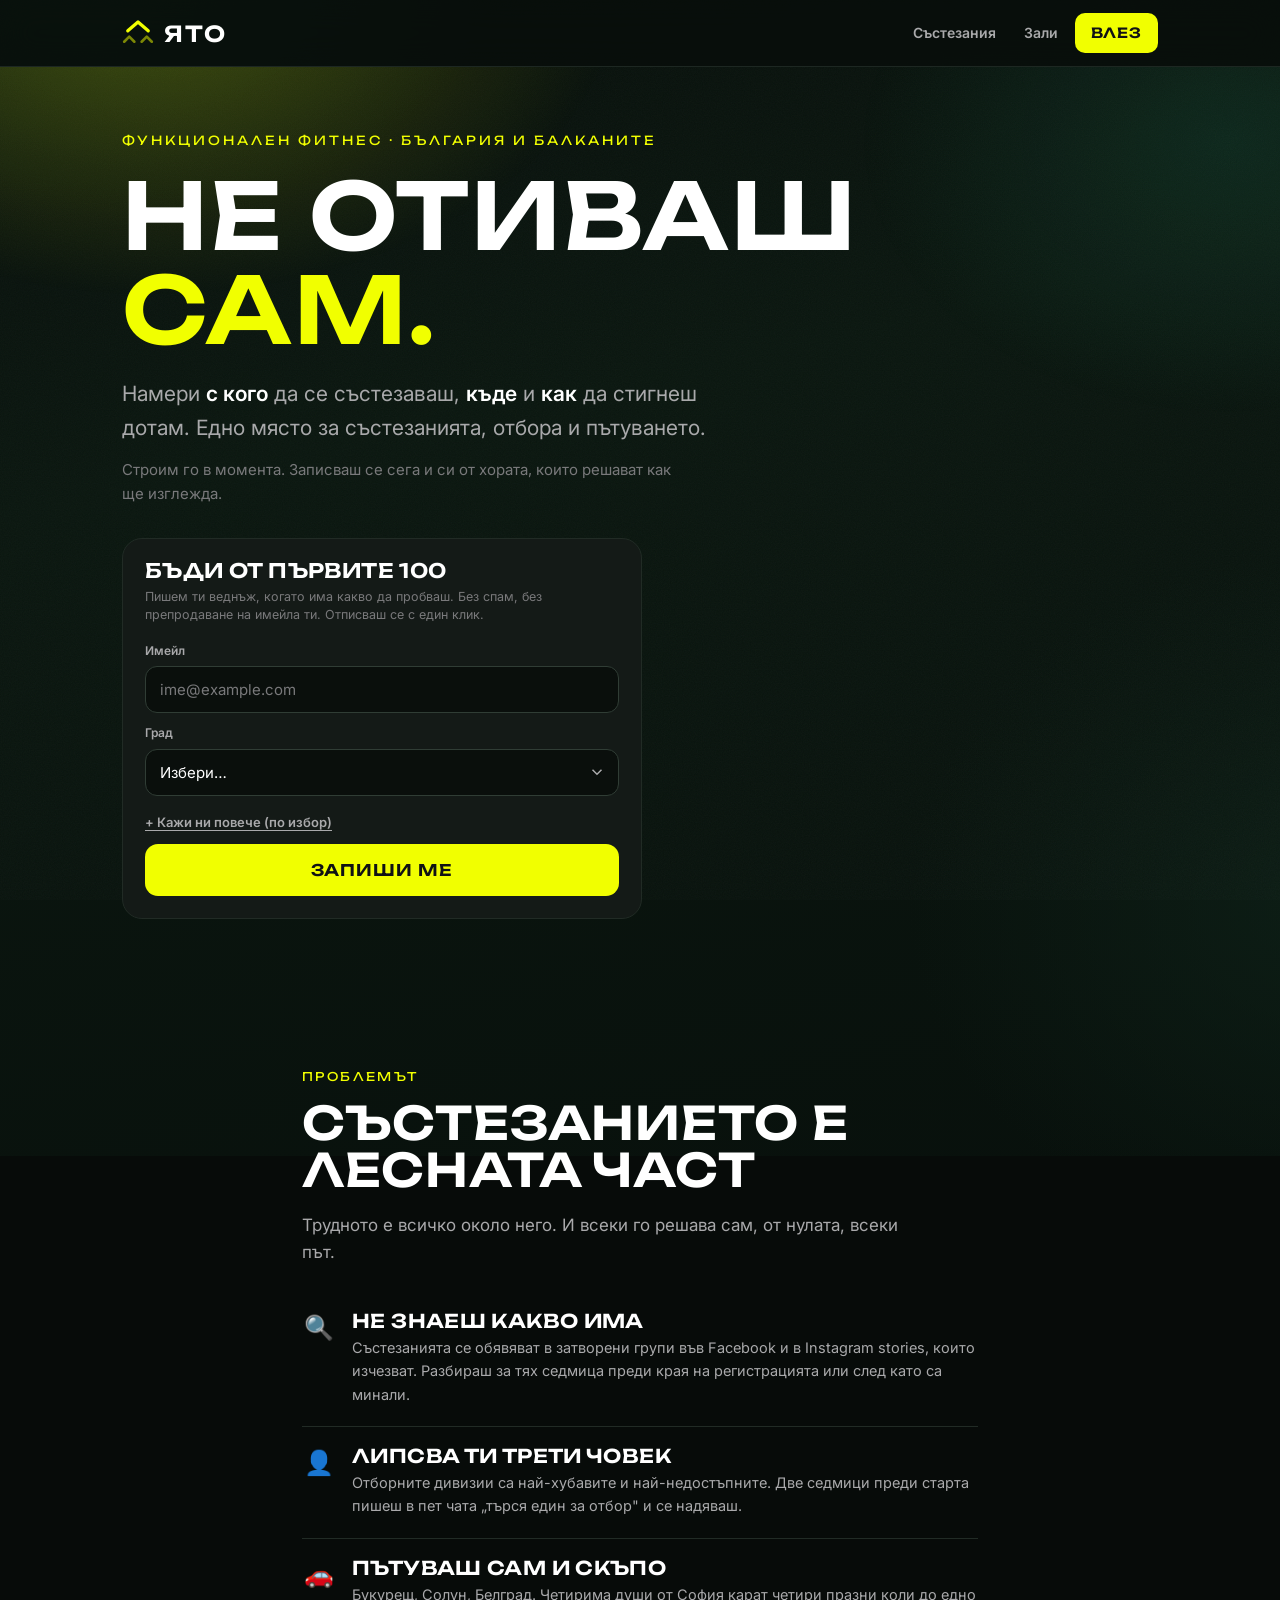
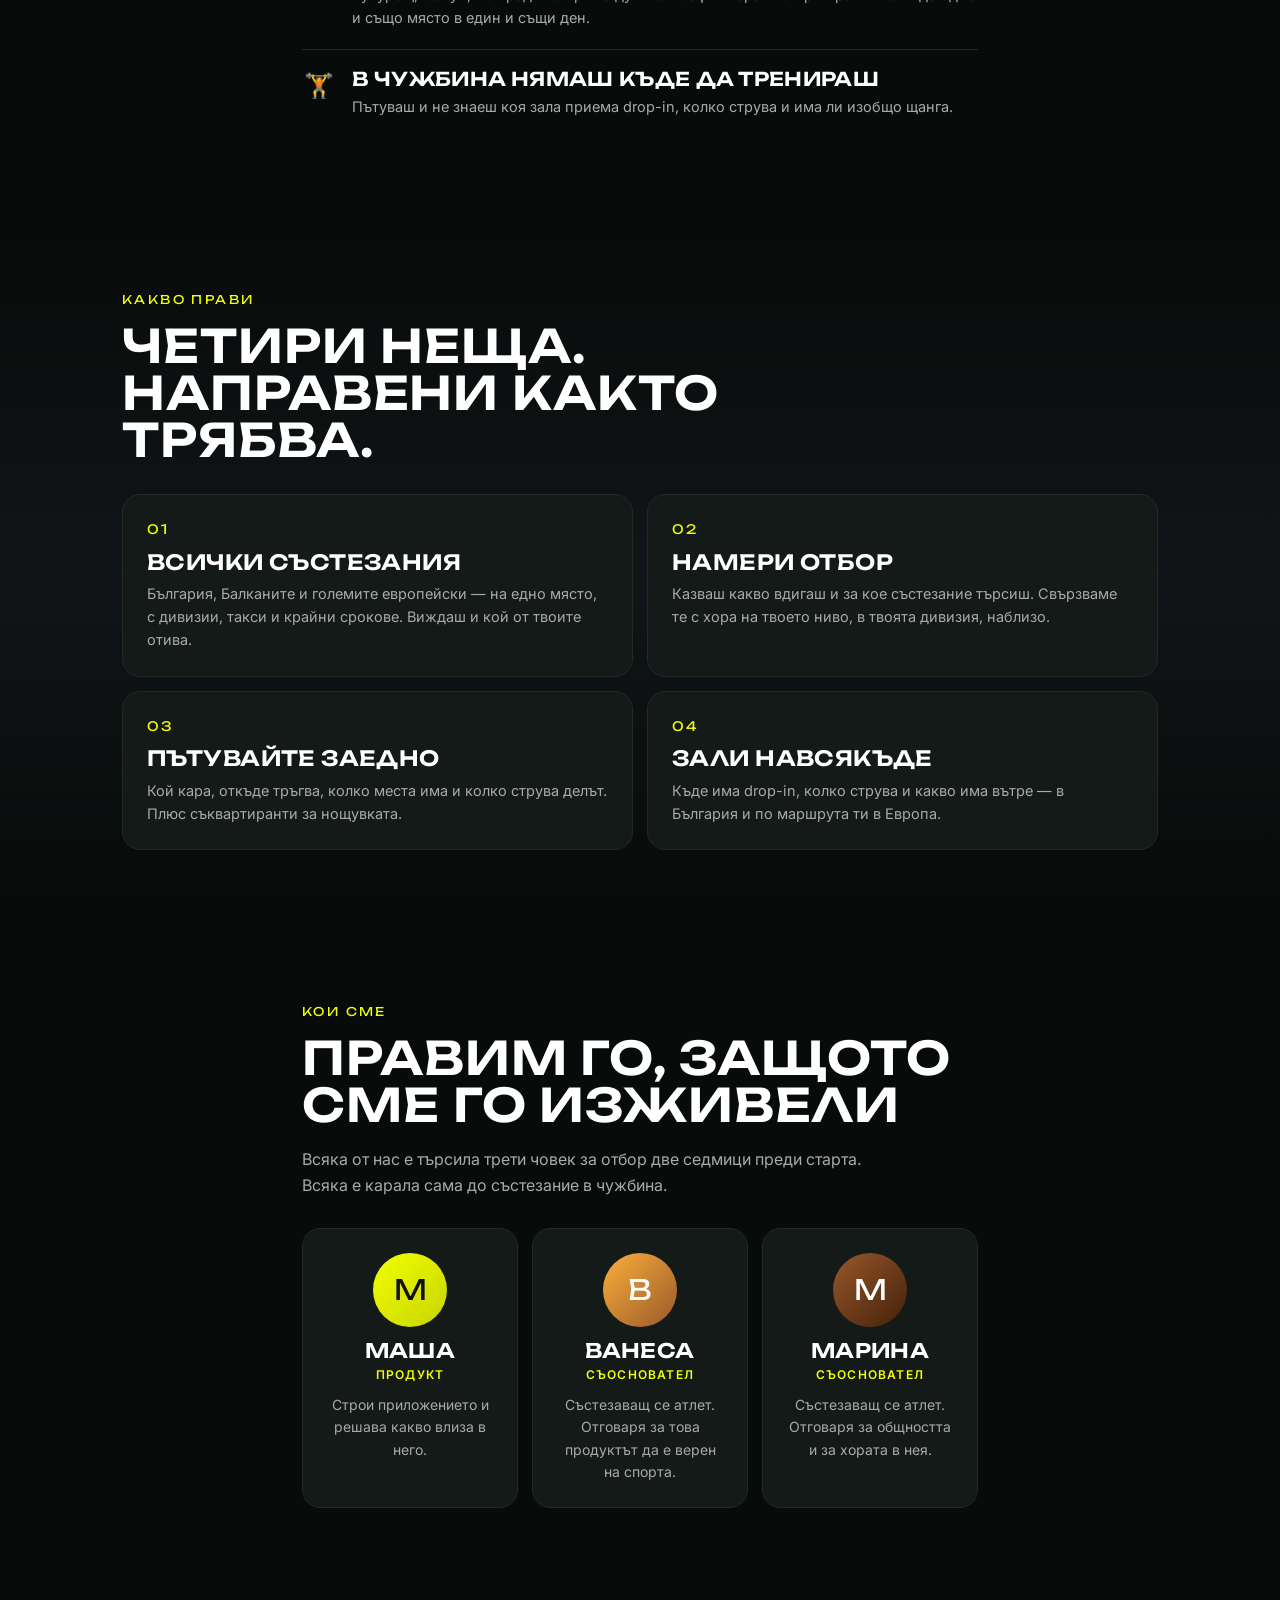
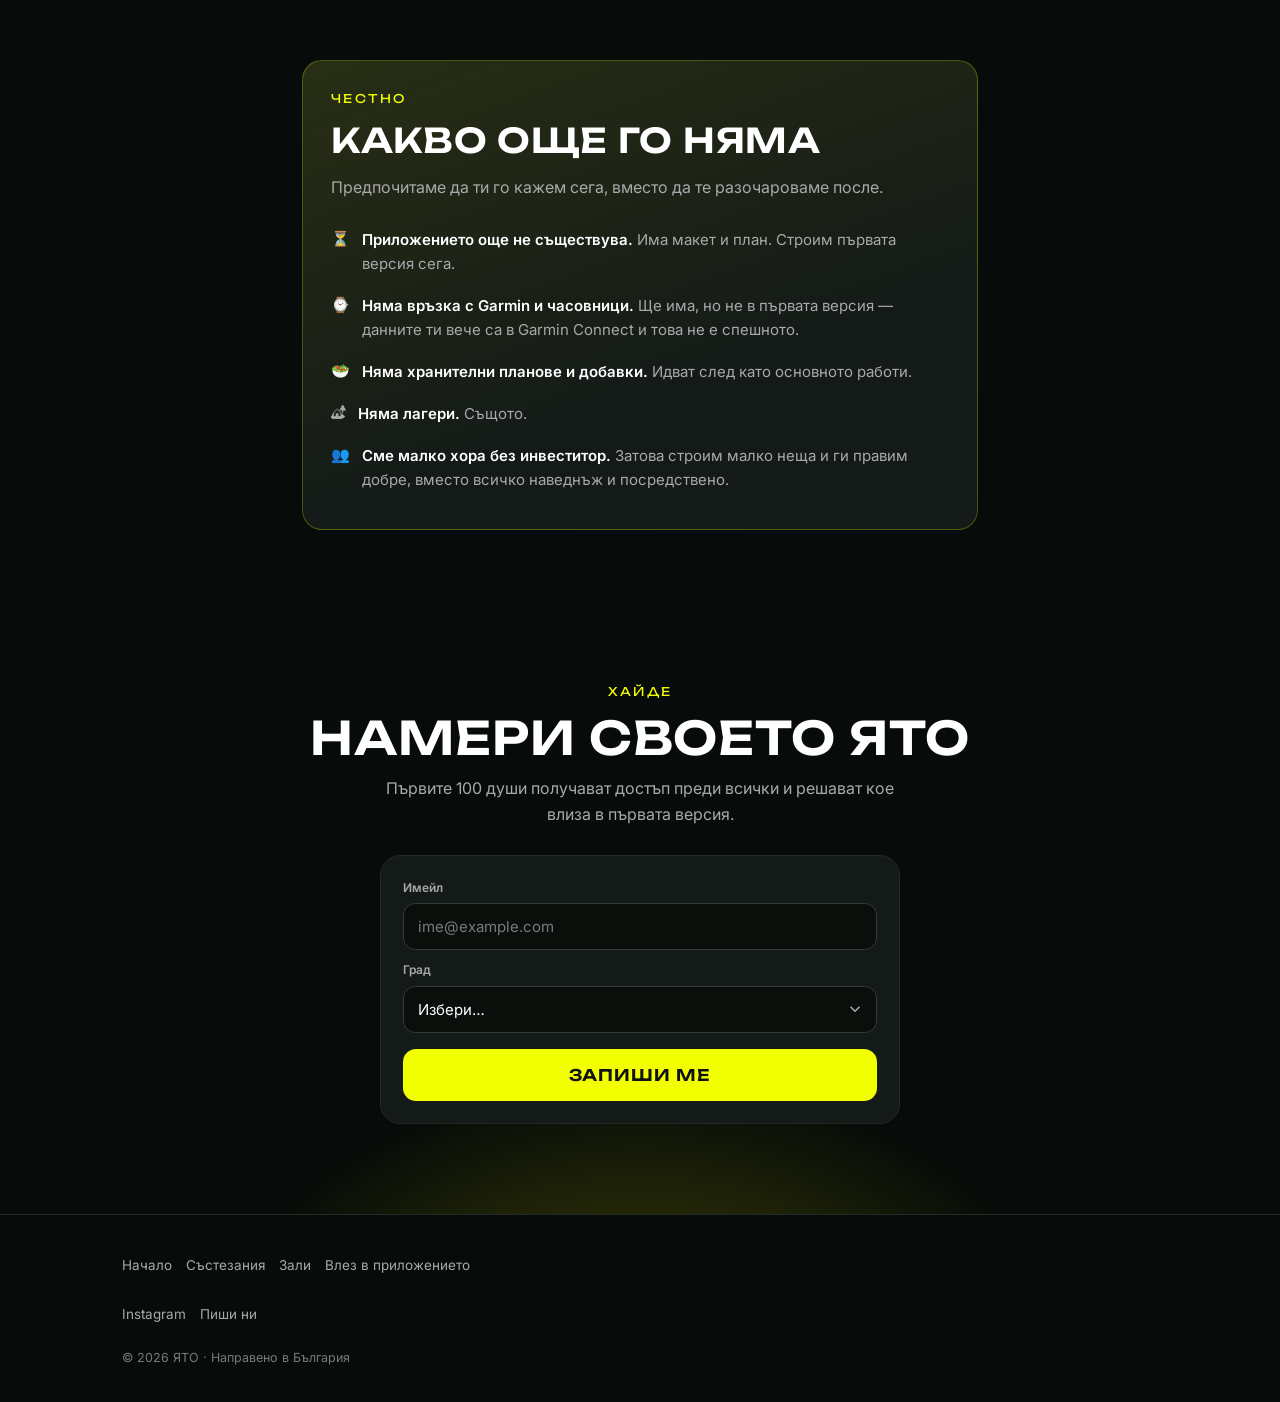
<file: index.html>
<!DOCTYPE html>
<html lang="bg">
<head>
<meta charset="UTF-8">
<meta name="viewport" content="width=device-width, initial-scale=1, viewport-fit=cover">
<title>ЯТО — не отиваш сам</title>
<meta name="description" content="Приложение за функционален фитнес атлети в България и на Балканите. Намери с кого да се състезаваш, къде и как да стигнеш дотам.">

<meta property="og:type" content="website">
<meta property="og:title" content="ЯТО — не отиваш сам">
<meta property="og:description" content="Намери с кого да се състезаваш, къде и как да стигнеш дотам. Записвай се за първите 100.">
<meta property="og:image" content="og.png">
<meta property="og:locale" content="bg_BG">
<meta name="twitter:card" content="summary_large_image">
<meta name="theme-color" content="#070B09">
<link rel="icon" href="favicon.svg" type="image/svg+xml">

<link rel="preconnect" href="https://fonts.googleapis.com">
<link rel="preconnect" href="https://fonts.gstatic.com" crossorigin>
<link href="https://fonts.googleapis.com/css2?family=Inter:wght@400;500;600;700&family=Unbounded:wght@400;500;600;700&display=swap" rel="stylesheet">

<link rel="stylesheet" href="site.css">
<script defer src="motion.js"></script>
</head>
<body>

<nav>
  <div class="wrap">
    <a class="brand" href="#top">
      <svg viewBox="0 0 44 44" fill="none" stroke="#F1FF00" stroke-linecap="round" stroke-linejoin="round">
        <path d="M8 19 L22 7 L36 19" stroke-width="4.6"/>
        <path d="M3 34 L10 27 L17 34" stroke-width="3.6" opacity=".5"/>
        <path d="M27 34 L34 27 L41 34" stroke-width="3.6" opacity=".5"/>
      </svg>
      <b>Ято</b>
    </a>
    <div class="navlinks">
      <a href="sastezaniya.html">Състезания</a>
      <a href="zali.html">Зали</a>
      <a class="navcta" href="app/">Влез</a>
    </div>
  </div>
</nav>

<header class="hero" id="top">
  <div class="wrap">
    <div class="kicker">Функционален фитнес · България и Балканите</div>
    <h1>Не отиваш<em>сам.</em></h1>
    <p class="lede">Намери <b>с кого</b> да се състезаваш, <b>къде</b> и <b>как</b> да стигнеш дотам. Едно място за състезанията, отбора и пътуването.</p>
    <p class="sub">Строим го в момента. Записваш се сега и си от хората, които решават как ще изглежда.</p>

    <div class="form" id="zapisvane">
      <h3>Бъди от първите 100</h3>
      <p class="fine">Пишем ти веднъж, когато има какво да пробваш. Без спам, без препродаване на имейла ти. Отписваш се с един клик.</p>
      <form id="wl" novalidate>
        <div class="field">
          <label for="email">Имейл</label>
          <input type="email" id="email" name="email" placeholder="ime@example.com" required autocomplete="email">
        </div>
        <div class="field">
          <label for="city">Град</label>
          <select id="city" name="city">
            <option value="">Избери…</option>
            <option>София</option><option>Пловдив</option><option>Варна</option>
            <option>Бургас</option><option>Русе</option><option>Стара Загора</option>
            <option>Друг в България</option><option>В чужбина</option>
          </select>
        </div>
        <button type="button" class="more" id="moreBtn">+ Кажи ни повече (по избор)</button>
        <div id="extra" style="display:none">
          <div class="field">
            <label for="level">Ниво</label>
            <select id="level" name="level">
              <option value="">Избери…</option>
              <option>Тренирам, още не се състезавам</option>
              <option>Scaled / начинаещ състезател</option>
              <option>RX</option>
              <option>Елит / национално ниво</option>
              <option>Треньор или собственик на зала</option>
            </select>
          </div>
          <div class="field">
            <label for="pain">Кое е най-дразнещото нещо около състезаването сега?</label>
            <textarea id="pain" name="pain" placeholder="Например: не мога да намеря трети човек за отбор…"></textarea>
          </div>
        </div>
        <button type="submit" class="btn" id="sub">Запиши ме</button>
        <div class="msg" id="msg"></div>
      </form>
    </div>
  </div>
</header>

<section>
  <div class="wrap narrow">
    <div class="eye">Проблемът</div>
    <h2>Състезанието е лесната част</h2>
    <p class="lede" style="font-size:17px">Трудното е всичко около него. И всеки го решава сам, от нулата, всеки път.</p>
    <div class="plist">
      <div class="pitem"><div class="ic">🔍</div><div>
        <h3>Не знаеш какво има</h3>
        <p>Състезанията се обявяват в затворени групи във Facebook и в Instagram stories, които изчезват. Разбираш за тях седмица преди края на регистрацията или след като са минали.</p></div></div>
      <div class="pitem"><div class="ic">👤</div><div>
        <h3>Липсва ти трети човек</h3>
        <p>Отборните дивизии са най-хубавите и най-недостъпните. Две седмици преди старта пишеш в пет чата „търся един за отбор" и се надяваш.</p></div></div>
      <div class="pitem"><div class="ic">🚗</div><div>
        <h3>Пътуваш сам и скъпо</h3>
        <p>Букурещ, Солун, Белград. Четирима души от София карат четири празни коли до едно и също място в един и същи ден.</p></div></div>
      <div class="pitem"><div class="ic">🏋️</div><div>
        <h3>В чужбина нямаш къде да тренираш</h3>
        <p>Пътуваш и не знаеш коя зала приема drop-in, колко струва и има ли изобщо щанга.</p></div></div>
    </div>
  </div>
</section>

<section style="background:linear-gradient(180deg,transparent,rgba(25,28,35,.6),transparent)">
  <div class="wrap">
    <div class="narrow" style="margin:0">
      <div class="eye">Какво прави</div>
      <h2>Четири неща. Направени както трябва.</h2>
    </div>
    <div class="grid g2">
      <div class="card"><div class="n">01</div><h3>Всички състезания</h3><p>България, Балканите и големите европейски — на едно място, с дивизии, такси и крайни срокове. Виждаш и кой от твоите отива.</p></div>
      <div class="card"><div class="n">02</div><h3>Намери отбор</h3><p>Казваш какво вдигаш и за кое състезание търсиш. Свързваме те с хора на твоето ниво, в твоята дивизия, наблизо.</p></div>
      <div class="card"><div class="n">03</div><h3>Пътувайте заедно</h3><p>Кой кара, откъде тръгва, колко места има и колко струва делът. Плюс съквартиранти за нощувката.</p></div>
      <div class="card"><div class="n">04</div><h3>Зали навсякъде</h3><p>Къде има drop-in, колко струва и какво има вътре — в България и по маршрута ти в Европа.</p></div>
    </div>
  </div>
</section>

<section>
  <div class="wrap narrow">
    <div class="eye">Кои сме</div>
    <h2>Правим го, защото сме го изживели</h2>
    <p class="lede" style="font-size:16px">Всяка от нас е търсила трети човек за отбор две седмици преди старта. Всяка е карала сама до състезание в чужбина.</p>
    <div class="fgrid">
      <div class="f"><div class="av" style="background:linear-gradient(135deg,#F1FF00,#C8D400);color:#101214">М</div><h3>Маша</h3><div class="role">Продукт</div><p>Строи приложението и решава какво влиза в него.</p></div>
      <div class="f"><div class="av" style="background:linear-gradient(135deg,#FBB03B,#99582A)">В</div><h3>Ванеса</h3><div class="role">Съосновател</div><p>Състезаващ се атлет. Отговаря за това продуктът да е верен на спорта.</p></div>
      <div class="f"><div class="av" style="background:linear-gradient(135deg,#99582A,#42210B)">М</div><h3>Марина</h3><div class="role">Съосновател</div><p>Състезаващ се атлет. Отговаря за общността и за хората в нея.</p></div>
    </div>
  </div>
</section>

<section>
  <div class="wrap narrow">
    <div class="honest">
      <div class="eye">Честно</div>
      <h2>Какво още го няма</h2>
      <p style="color:var(--steel);margin-top:6px">Предпочитаме да ти го кажем сега, вместо да те разочароваме после.</p>
      <ul>
        <li><span>⏳</span><div><b>Приложението още не съществува.</b> Има макет и план. Строим първата версия сега.</div></li>
        <li><span>⌚</span><div><b>Няма връзка с Garmin и часовници.</b> Ще има, но не в първата версия — данните ти вече са в Garmin Connect и това не е спешното.</div></li>
        <li><span>🥗</span><div><b>Няма хранителни планове и добавки.</b> Идват след като основното работи.</div></li>
        <li><span>🏕</span><div><b>Няма лагери.</b> Същото.</div></li>
        <li><span>👥</span><div><b>Сме малко хора без инвеститор.</b> Затова строим малко неща и ги правим добре, вместо всичко наведнъж и посредствено.</div></li>
      </ul>
    </div>
  </div>
</section>

<section class="cta">
  <div class="wrap narrow">
    <div class="eye" style="text-align:center">Хайде</div>
    <h2>Намери своето ято</h2>
    <p>Първите 100 души получават достъп преди всички и решават кое влиза в първата версия.</p>
    <div class="form">
      <form id="wl2" novalidate>
        <div class="field">
          <label for="email2">Имейл</label>
          <input type="email" id="email2" name="email" placeholder="ime@example.com" required autocomplete="email">
        </div>
        <div class="field">
          <label for="city2">Град</label>
          <select id="city2" name="city">
            <option value="">Избери…</option>
            <option>София</option><option>Пловдив</option><option>Варна</option>
            <option>Бургас</option><option>Русе</option><option>Стара Загора</option>
            <option>Друг в България</option><option>В чужбина</option>
          </select>
        </div>
        <button type="submit" class="btn">Запиши ме</button>
        <div class="msg" id="msg2"></div>
      </form>
    </div>
  </div>
</section>

<footer>
  <div class="wrap">
    <div class="fnav">
      <a href="index.html">Начало</a>
      <a href="sastezaniya.html">Състезания</a>
      <a href="zali.html">Зали</a>
      <a href="app/">Влез в приложението</a>
    </div>
    <div class="fnav">
      <a href="https://instagram.com/" target="_blank" rel="noopener">Instagram</a>
      <a href="mailto:zdravei@yatto.app">Пиши ни</a>
    </div>
    <div class="fbottom">© 2026 ЯТО · Направено в България</div>
  </div>
</footer>

<script>
/* ============================================================
   НАСТРОЙКА — попълни двете стойности от Supabase.
   Виж README.md, отнема 5 минути. Докато са празни, формата
   пази записванията локално и ти казва, че не е свързана.
   ============================================================ */
const SUPABASE_URL = "https://znvmvdmnwefczngnlrrp.supabase.co";
const SUPABASE_ANON_KEY = "sb_publishable_NgwTRv8ZD5lGrg6eYhoy5Q_FNGDkMfY";

const TABLE = "waitlist";

function show(el, text, ok){ el.className = "msg " + (ok ? "ok" : "err"); el.textContent = text; }

async function submit(form, msgEl, btn){
  const data = Object.fromEntries(new FormData(form).entries());
  const email = (data.email || "").trim().toLowerCase();
  if(!/^[^\s@]+@[^\s@]+\.[^\s@]{2,}$/.test(email)){
    show(msgEl, "Провери имейла — нещо не е наред с него.", false); return;
  }
  const row = {
    email,
    city: data.city || null,
    level: data.level || null,
    pain: (data.pain || "").trim() || null,
    source: document.referrer || "direct"
  };

  if(!SUPABASE_URL || !SUPABASE_ANON_KEY){
    const local = JSON.parse(localStorage.getItem("yatto_waitlist") || "[]");
    local.push(row); localStorage.setItem("yatto_waitlist", JSON.stringify(local));
    show(msgEl, "Записахме те локално, но базата още не е свързана. (Съобщение за Маша: попълни SUPABASE_URL и SUPABASE_ANON_KEY в index.html.)", false);
    return;
  }

  btn.disabled = true; const old = btn.textContent; btn.textContent = "Записваме…";
  try{
    const res = await fetch(SUPABASE_URL + "/rest/v1/" + TABLE, {
      method: "POST",
      headers: {
        "apikey": SUPABASE_ANON_KEY,
        "Authorization": "Bearer " + SUPABASE_ANON_KEY,
        "Content-Type": "application/json",
        "Prefer": "return=minimal"
      },
      body: JSON.stringify(row)
    });
    if(res.ok){
      form.reset();
      show(msgEl, "Готово. Ще ти пишем, когато има какво да пробваш. Дотогава — прати линка на човека, с когото искаш да се състезаваш.", true);
    } else if(res.status === 409){
      show(msgEl, "Вече си записана. Спокойно, не сме те забравили.", true);
    } else {
      const t = await res.text();
      show(msgEl, "Нещо се счупи при записването. Пробвай пак или ни пиши.", false);
      console.error("waitlist error", res.status, t);
    }
  }catch(e){
    show(msgEl, "Няма връзка. Провери интернета и пробвай пак.", false);
    console.error(e);
  }finally{
    btn.disabled = false; btn.textContent = old;
  }
}

document.getElementById("moreBtn").addEventListener("click", function(){
  const x = document.getElementById("extra");
  const open = x.style.display !== "none";
  x.style.display = open ? "none" : "block";
  this.textContent = open ? "+ Кажи ни повече (по избор)" : "− Скрий";
});

document.getElementById("wl").addEventListener("submit", function(e){
  e.preventDefault(); submit(this, document.getElementById("msg"), document.getElementById("sub"));
});
document.getElementById("wl2").addEventListener("submit", function(e){
  e.preventDefault(); submit(this, document.getElementById("msg2"), this.querySelector(".btn"));
});
</script>
</body>
</html>
</file>
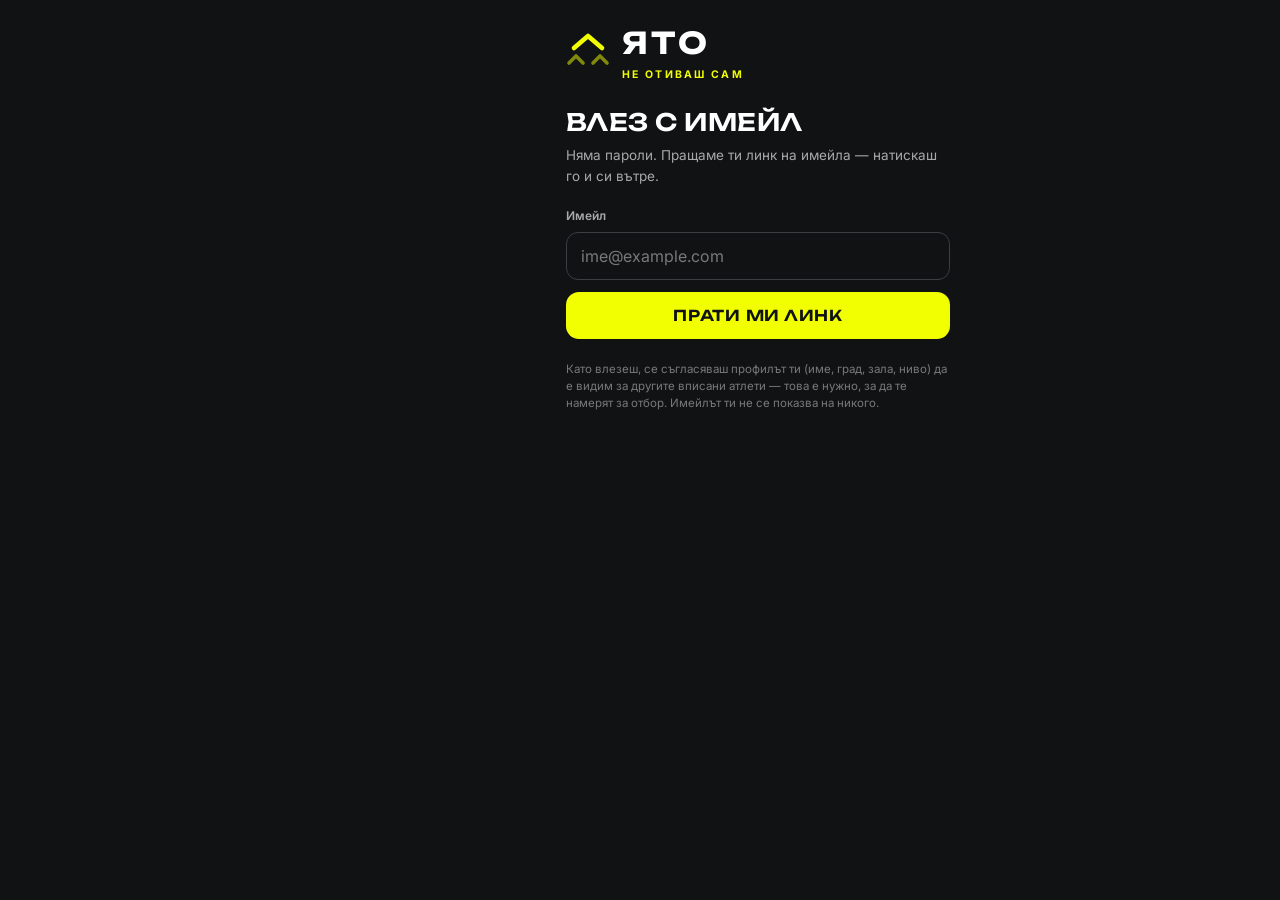
<file: app/index.html>
<!DOCTYPE html>
<html lang="bg">
<head>
<meta charset="UTF-8">
<meta name="viewport" content="width=device-width, initial-scale=1, viewport-fit=cover">
<title>ЯТО</title>
<meta name="theme-color" content="#101214">
<link rel="icon" href="../favicon.svg" type="image/svg+xml">
<link rel="preconnect" href="https://fonts.googleapis.com">
<link rel="preconnect" href="https://fonts.gstatic.com" crossorigin>
<link href="https://fonts.googleapis.com/css2?family=Inter:wght@400;500;600;700&family=Unbounded:wght@400;500;600;700&display=swap" rel="stylesheet">
<link rel="stylesheet" href="app.css">
<style>
  .next{position:relative;border-radius:20px;padding:20px;border:1px solid rgba(241,255,0,.28);
    background:linear-gradient(150deg,rgba(241,255,0,.20),rgba(241,255,0,.03) 56%,transparent),var(--charcoal);margin-bottom:6px}
  .next .cd{font-family:var(--display);font-size:52px;line-height:.9;font-weight:700;margin:10px 0 2px}
  .next .cd small{font-size:14px;color:var(--steel);font-weight:500;margin-left:7px}
  .mini{display:flex;gap:8px;margin-top:14px}
  .mini div{flex:1;background:rgba(0,0,0,.32);border:1px solid var(--graphite);border-radius:11px;padding:9px 10px}
  .mini b{font-family:var(--display);font-size:17px;display:block;line-height:1.15}
  .mini span{font-size:9.5px;color:var(--ash);text-transform:uppercase;letter-spacing:.08em}

  /* внимание */
  .alert{display:flex;gap:12px;align-items:flex-start;background:var(--charcoal);
    border:1px solid var(--graphite);border-left:3px solid var(--warn);border-radius:14px;
    padding:13px 15px;margin-bottom:8px;text-decoration:none;transition:border-color .15s}
  .alert:hover{border-color:var(--graphite2);border-left-color:var(--warn)}
  .alert.dg{border-left-color:var(--danger)}
  .alert.dg:hover{border-left-color:var(--danger)}
  .alert .ic{width:26px;height:26px;border-radius:9px;flex:none;display:flex;align-items:center;
    justify-content:center;font-size:14px;font-weight:700;background:rgba(251,176,59,.15);color:var(--warn);
    font-family:var(--display);margin-top:1px}
  .alert.dg .ic{background:rgba(255,59,92,.14);color:var(--danger)}
  .alert .tx{min-width:0}
  .alert .tx b{display:block;font-size:14px;font-weight:600;line-height:1.35}
  .alert .tx span{display:block;color:var(--steel);font-size:12.5px;margin-top:2px}
  .alert .arw{margin-left:auto;color:var(--ash);flex:none;align-self:center}

  /* отиват с теб */
  .withyou{display:flex;gap:10px;overflow-x:auto;padding:2px 18px 4px;margin:0 -18px;
    scrollbar-width:none;-webkit-overflow-scrolling:touch}
  .withyou::-webkit-scrollbar{display:none}
  .wy{flex:none;width:126px;background:var(--charcoal);border:1px solid var(--graphite);
    border-radius:15px;padding:13px 12px;text-decoration:none;transition:border-color .15s}
  .wy:hover{border-color:var(--graphite2)}
  .wy .ava{width:38px;height:38px;border-radius:12px;font-size:13px;margin-bottom:9px}
  .wy .nm{font-size:13px;font-weight:600;line-height:1.25;
    display:-webkit-box;-webkit-line-clamp:2;-webkit-box-orient:vertical;overflow:hidden}
  .wy .cm{color:var(--ash);font-size:11px;margin-top:4px;
    display:-webkit-box;-webkit-line-clamp:1;-webkit-box-orient:vertical;overflow:hidden}
</style>
</head>
<body>
<header><div class="wrap"><div class="bar"></div></div></header>
<main><div class="wrap" id="root"><div class="skeleton" style="height:170px"></div><div class="skeleton"></div></div></main>
<nav class="tabs"></nav>

<script type="module">
import { sb, configured, $, esc, mountChrome, requireAuth, dayNum, monthShort,
         dateRange, daysUntil, initials, renderNotConfigured, profileNudge } from "./app.js";

if (!configured) { mountChrome({ title:"ЯТО", active:"home" }); renderNotConfigured(); }
else {
  const profile = await requireAuth();
  if (profile) {
    const first = (profile.name || "").split(" ")[0];
    mountChrome({ title: first ? `Здравей, ${first}` : "Здравей", active: "home", profile });

    const today = new Date().toISOString().slice(0, 10);

    const [{ data: mine }, { data: soon }, { data: mySeats }, { data: myRides }] = await Promise.all([
      sb.from("attendances").select("*, competitions(*)").eq("profile_id", profile.id),
      sb.from("competitions").select("*").gte("starts_on", today).order("starts_on").limit(4),
      sb.from("ride_seats").select("ride_id, rides!inner(competition_id)").eq("profile_id", profile.id),
      sb.from("rides").select("competition_id").eq("driver_id", profile.id),
    ]);

    const upcoming = (mine || [])
      .filter(a => a.competitions && (a.competitions.ends_on || a.competitions.starts_on) >= today)
      .sort((a, b) => a.competitions.starts_on.localeCompare(b.competitions.starts_on));

    // за кои състезания вече имам транспорт — като пътник или като шофьор
    const rideFor = new Set([
      ...(mySeats || []).map(s => s.rides?.competition_id),
      ...(myRides || []).map(r => r.competition_id),
    ].filter(Boolean));

    let html = profileNudge(profile);

    /* ---------- ВНИМАНИЕ ----------
       Всичко тук е сметнато от истински редове в базата.
       Няма правило, което да се задейства „просто така“.        */
    const alerts = [];
    for (const a of upcoming) {
      const c = a.competitions;
      const d = daysUntil(c.starts_on);
      const dl = daysUntil(c.registration_deadline);
      const link = `competition.html?id=${c.id}`;

      if (dl !== null && dl >= 0 && dl <= 14) {
        alerts.push({
          urgent: dl <= 3, ic: "!", href: c.registration_url || link,
          ext: Boolean(c.registration_url),
          title: dl === 0 ? `Днес изтича регистрацията за ${c.name}`
               : `Остават ${dl} ${dl === 1 ? "ден" : "дни"} за регистрация — ${c.name}`,
          sub: `Краен срок ${dateRange(c.registration_deadline)}`,
        });
      }
      if (a.looking_for_team && d !== null && d <= 45) {
        alerts.push({
          urgent: d <= 14, ic: "?", href: "team.html",
          title: `Още нямаш отбор за ${c.name}`,
          sub: d <= 14 ? `След ${d} ${d === 1 ? "ден" : "дни"} е. Крайно време е.`
                       : `След ${d} дни е. Сега е моментът да търсиш.`,
        });
      }
      const far = c.country !== "България" || (c.distance_km || 0) >= 120;
      if (far && !rideFor.has(c.id) && d !== null && d <= 45) {
        alerts.push({
          urgent: d <= 10, ic: "→", href: `${link}#travel`,
          title: `Нямаш уредено пътуване до ${c.city}`,
          sub: c.distance_km ? `${c.distance_km} км · ${c.name}` : c.name,
        });
      }
    }

    if (alerts.length) {
      html += `<div class="eyebrow">Внимание</div>`;
      html += alerts.map(al => `
        <a class="alert ${al.urgent ? "dg" : ""}" href="${esc(al.href)}"
           ${al.ext ? 'target="_blank" rel="noopener"' : ""}>
          <div class="ic">${esc(al.ic)}</div>
          <div class="tx"><b>${esc(al.title)}</b><span>${esc(al.sub)}</span></div>
          <div class="arw">›</div>
        </a>`).join("");
    }

    /* ---------- СЛЕДВАЩОТО ТИ ---------- */
    const next = upcoming[0];
    if (next) {
      const c = next.competitions;
      const d = daysUntil(c.starts_on);
      const { count: goingCount } = await sb.from("attendances")
        .select("*", { count: "exact", head: true }).eq("competition_id", c.id);
      const hasRide = rideFor.has(c.id);

      html += `<div class="eyebrow">Следващото ти</div>`;
      html += `
        <a class="next" href="competition.html?id=${c.id}" style="display:block;text-decoration:none">
          <span class="pill em">${esc(c.city)}</span>
          <div class="cd tnum">${d}<small>${d === 1 ? "ден" : "дни"}</small></div>
          <div class="d" style="font-size:17px">${esc(c.name)}</div>
          <div class="muted" style="margin-top:3px">${esc(dateRange(c.starts_on, c.ends_on))}</div>
          <div class="mini">
            <div><b>${goingCount ?? 0}</b><span>Отиват</span></div>
            <div><b style="color:${next.looking_for_team ? "var(--warn)" : "var(--ready)"}">${next.looking_for_team ? "?" : "✓"}</b><span>Отбор</span></div>
            <div><b style="color:${hasRide ? "var(--ready)" : "var(--warn)"}">${hasRide ? "✓" : "?"}</b><span>Транспорт</span></div>
          </div>
        </a>`;
    }

    /* ---------- ОТИВАТ С ТЕБ ----------
       Хората, записани на същите състезания като теб.            */
    const myCompIds = upcoming.map(a => a.competitions.id);
    if (myCompIds.length) {
      const { data: others } = await sb.from("attendances")
        .select("*, profiles(*)").in("competition_id", myCompIds);

      const compName = Object.fromEntries(upcoming.map(a => [a.competitions.id, a.competitions.name]));
      const seenP = new Set();
      const people = (others || [])
        .filter(r => r.profile_id !== profile.id && r.profiles?.name)
        .filter(r => { if (seenP.has(r.profile_id)) return false; seenP.add(r.profile_id); return true; });

      if (people.length) {
        html += `<div class="eyebrow">Отиват с теб
          <span style="color:var(--ash);letter-spacing:normal;font-family:inherit">${people.length}</span></div>`;
        html += `<div class="withyou">` + people.slice(0, 12).map(r => {
          const p = r.profiles;
          return `<a class="wy" href="competition.html?id=${r.competition_id}">
            <div class="ava ${r.looking_for_team ? "y" : "g"}">${esc(initials(p.name))}</div>
            <div class="nm">${esc(p.name)}</div>
            <div class="cm">${esc(compName[r.competition_id] || "")}</div>
            ${r.looking_for_team ? `<span class="pill em" style="margin-top:8px;font-size:10px;padding:3px 7px">Търси отбор</span>` : ""}
          </a>`;
        }).join("") + `</div>`;
      }
    }

    /* ---------- ПРЕДСТОЯЩИ ---------- */
    const mineIds = new Set(myCompIds);
    const other = (soon || []).filter(c => !mineIds.has(c.id));

    if (!next && !other.length) {
      html += `<div class="empty"><h3>Календарът е празен</h3>
        <p class="muted">Още няма въведени състезания. ${profile.is_admin
          ? `<a href="admin.html" style="color:var(--ember)">Добави първото →</a>`
          : "Скоро ще има."}</p></div>`;
    }

    if (other.length) {
      html += `<div class="eyebrow">Предстоящи <a href="competitions.html" style="color:var(--ember);text-decoration:none">Всички</a></div>`;
      html += other.map(c => `
        <a class="card" href="competition.html?id=${c.id}">
          <div class="comp">
            <div class="date"><b class="tnum">${dayNum(c.starts_on)}</b><span>${monthShort(c.starts_on)}</span></div>
            <div style="flex:1;min-width:0">
              <div class="nm">${esc(c.name)}</div>
              <div class="muted" style="margin-top:2px">${esc(c.city)}${c.country !== "България" ? ", " + esc(c.country) : ""}</div>
            </div>
          </div>
        </a>`).join("");
    }

    if (upcoming.length > 1) {
      html += `<div class="eyebrow">Другите ти състезания</div>`;
      html += upcoming.slice(1).map(a => {
        const c = a.competitions;
        return `<a class="card" href="competition.html?id=${c.id}">
          <div class="comp">
            <div class="date"><b class="tnum">${dayNum(c.starts_on)}</b><span>${monthShort(c.starts_on)}</span></div>
            <div style="flex:1;min-width:0">
              <div class="nm">${esc(c.name)}</div>
              <div class="muted" style="margin-top:2px">${esc(c.city)}</div>
            </div>
          </div>
        </a>`;
      }).join("");
    }

    if (profile.is_admin) {
      html += `<a class="btn ghost sm" href="admin.html" style="margin-top:16px">+ Добави състезание</a>`;
    }

    $("#root").innerHTML = html;
  }
}
</script>
</body>
</html>
</file>
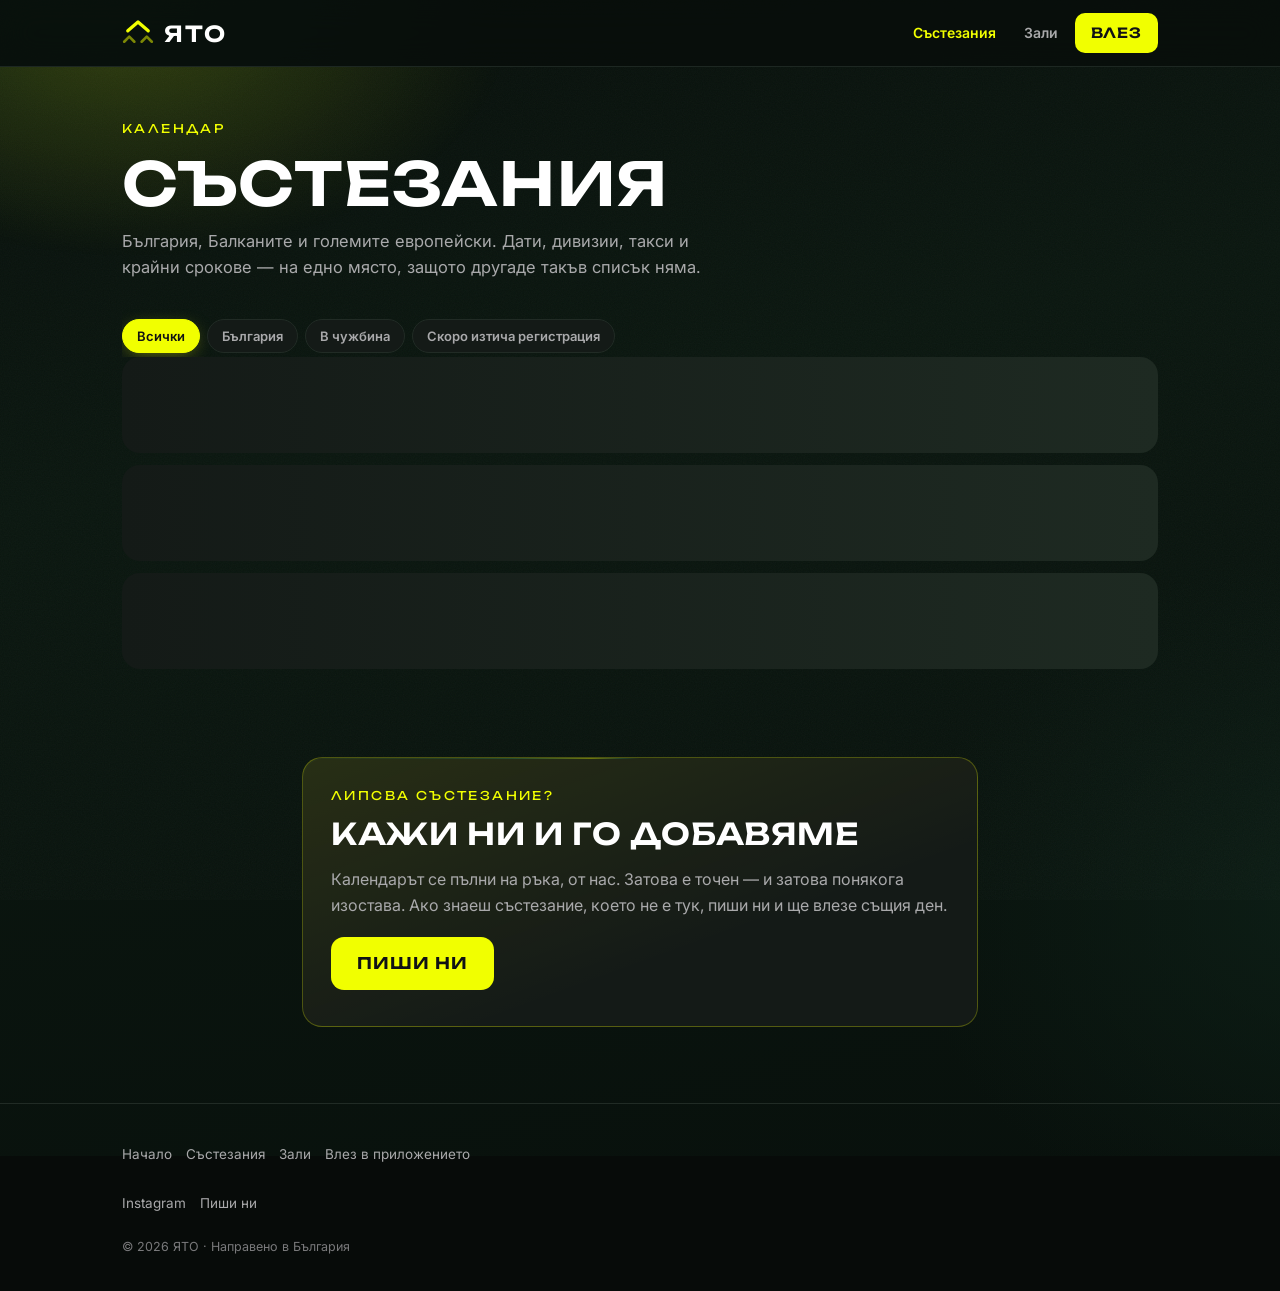
<file: sastezaniya.html>
<!DOCTYPE html>
<html lang="bg">
<head>
<meta charset="UTF-8">
<meta name="viewport" content="width=device-width, initial-scale=1, viewport-fit=cover">
<title>Състезания по функционален фитнес в България и на Балканите — ЯТО</title>
<meta name="description" content="Календар на състезанията по функционален фитнес и CrossFit в България, на Балканите и в Европа. Дати, дивизии, такси и крайни срокове за регистрация.">
<meta property="og:type" content="website">
<meta property="og:title" content="Състезания по функционален фитнес — ЯТО">
<meta property="og:description" content="Календар на състезанията в България и на Балканите. Дати, дивизии, такси, крайни срокове.">
<meta property="og:image" content="og.png">
<meta property="og:locale" content="bg_BG">
<meta name="twitter:card" content="summary_large_image">
<meta name="theme-color" content="#070B09">
<link rel="icon" href="favicon.svg" type="image/svg+xml">
<link rel="preconnect" href="https://fonts.googleapis.com">
<link rel="preconnect" href="https://fonts.gstatic.com" crossorigin>
<link href="https://fonts.googleapis.com/css2?family=Inter:wght@400;500;600;700&family=Unbounded:wght@400;500;600;700&display=swap" rel="stylesheet">
<link rel="stylesheet" href="site.css">
<script defer src="motion.js"></script>
</head>
<body>

<nav>
  <div class="wrap">
    <a class="brand" href="index.html">
      <svg viewBox="0 0 44 44" fill="none" stroke="#F1FF00" stroke-linecap="round" stroke-linejoin="round">
        <path d="M8 19 L22 7 L36 19" stroke-width="4.6"/>
        <path d="M3 34 L10 27 L17 34" stroke-width="3.6" opacity=".5"/>
        <path d="M27 34 L34 27 L41 34" stroke-width="3.6" opacity=".5"/>
      </svg>
      <b>Ято</b>
    </a>
    <div class="navlinks">
      <a href="sastezaniya.html">Състезания</a>
      <a href="zali.html">Зали</a>
      <a class="navcta" href="app/">Влез</a>
    </div>
  </div>
</nav>

<header class="pagehead">
  <div class="wrap">
    <div class="eye">Календар</div>
    <h1>Състезания</h1>
    <p>България, Балканите и големите европейски. Дати, дивизии, такси и крайни срокове —
    на едно място, защото другаде такъв списък няма.</p>
  </div>
</header>

<section style="padding-top:20px">
  <div class="wrap">
    <div class="filters" id="filters">
      <button class="fbtn on" data-k="all">Всички</button>
      <button class="fbtn" data-k="bg">България</button>
      <button class="fbtn" data-k="abroad">В чужбина</button>
      <button class="fbtn" data-k="soon">Скоро изтича регистрация</button>
    </div>
    <div id="list">
      <div class="loading"></div><div class="loading"></div><div class="loading"></div>
    </div>
  </div>
</section>

<section style="padding-top:0">
  <div class="wrap narrow">
    <div class="honest">
      <div class="eye">Липсва състезание?</div>
      <h2 style="font-size:clamp(22px,4vw,30px)">Кажи ни и го добавяме</h2>
      <p style="color:var(--steel);margin-top:8px">Календарът се пълни на ръка, от нас. Затова е точен — и затова
      понякога изостава. Ако знаеш състезание, което не е тук, пиши ни и ще влезе същия ден.</p>
      <a class="btn" style="max-width:280px;margin-top:18px;display:inline-block;width:auto;padding:14px 26px"
         href="mailto:zdravei@yatto.app?subject=Липсващо%20състезание">Пиши ни</a>
    </div>
  </div>
</section>

<footer>
  <div class="wrap">
    <div class="fnav">
      <a href="index.html">Начало</a>
      <a href="sastezaniya.html">Състезания</a>
      <a href="zali.html">Зали</a>
      <a href="app/">Влез в приложението</a>
    </div>
    <div class="fnav">
      <a href="https://instagram.com/" target="_blank" rel="noopener">Instagram</a>
      <a href="mailto:zdravei@yatto.app">Пиши ни</a>
    </div>
    <div class="fbottom">© 2026 ЯТО · Направено в България</div>
  </div>
</footer>

<script type="module">
import { sb, configured, $, esc, dayNum, monthShort, dateRange, daysUntil, markActive } from "./site.js";

markActive("sastezaniya.html");

const list = $("#list");

if (!configured) {
  list.innerHTML = `<div class="blank"><h3>Календарът не е свързан</h3>
    <p>Липсват настройките към базата.</p></div>`;
} else {
  const today = new Date().toISOString().slice(0, 10);
  const { data, error } = await sb.from("competitions")
    .select("*").gte("starts_on", today).order("starts_on", { ascending: true });

  if (error) {
    console.error(error);
    list.innerHTML = `<div class="blank"><h3>Не успяхме да заредим календара</h3>
      <p>Презареди страницата. Ако продължава, пиши ни.</p></div>`;
  } else {
    const all = data || [];

    const render = (key) => {
      let rows = all;
      if (key === "bg") rows = rows.filter(c => c.country === "България");
      if (key === "abroad") rows = rows.filter(c => c.country !== "България");
      if (key === "soon") rows = rows.filter(c => {
        const d = daysUntil(c.registration_deadline);
        return d !== null && d >= 0 && d <= 21;
      });

      if (!rows.length) {
        list.innerHTML = all.length
          ? `<div class="blank"><h3>Нищо по този филтър</h3>
               <p>Пробвай „Всички“ — може състезанието да е в друга категория.</p></div>`
          : `<div class="blank"><h3>Още няма въведени състезания</h3>
               <p>Тук ще стои календарът. Пълним го на ръка, защото публичен списък
               на състезанията в България просто не съществува — това е и причината
               да правим ЯТО. Запиши се и ще ти пишем, щом има какво да гледаш.</p>
               <a class="btn" style="width:auto;display:inline-block;padding:14px 26px;margin-top:18px"
                  href="index.html#zapisvane">Запиши се</a></div>`;
        return;
      }

      list.innerHTML = rows.map(c => {
        const dl = daysUntil(c.registration_deadline);
        const d = daysUntil(c.starts_on);
        return `
        <article class="rowcard">
          <div class="when"><b class="tnum">${dayNum(c.starts_on)}</b><span>${monthShort(c.starts_on)}</span></div>
          <div class="body">
            <h3>${esc(c.name)}</h3>
            <div class="meta">${esc(dateRange(c.starts_on, c.ends_on))} · ${esc(c.city)}${
              c.country !== "България" ? ", " + esc(c.country) : ""}${
              c.distance_km ? " · " + c.distance_km + " км от София" : ""}</div>
            <div class="tagrow">
              ${c.format ? `<span class="tag">${esc(c.format)}</span>` : ""}
              ${c.divisions ? `<span class="tag">${esc(c.divisions)}</span>` : ""}
              ${c.fee ? `<span class="tag">${esc(c.fee)}</span>` : ""}
              ${dl !== null && dl >= 0 && dl <= 21
                ? `<span class="tag wn">Регистрация до ${esc(dateRange(c.registration_deadline))}</span>` : ""}
              ${d !== null && d <= 30 ? `<span class="tag em">След ${d} ${d === 1 ? "ден" : "дни"}</span>` : ""}
            </div>
            ${c.notes ? `<p class="meta" style="margin-top:11px;white-space:pre-wrap">${esc(c.notes)}</p>` : ""}
            <div>
              ${c.registration_url
                ? `<a class="go" href="${esc(c.registration_url)}" target="_blank" rel="noopener">Към регистрацията ↗</a>`
                : ""}
              <a class="go" style="margin-left:${c.registration_url ? "16px" : "0"}" href="app/">Кой отива →</a>
            </div>
          </div>
        </article>`;
      }).join("");
    };

    render("all");
    $("#filters").addEventListener("click", (e) => {
      const b = e.target.closest(".fbtn"); if (!b) return;
      $("#filters").querySelectorAll(".fbtn").forEach(x => x.classList.remove("on"));
      b.classList.add("on");
      render(b.dataset.k);
    });
  }
}
</script>
</body>
</html>
</file>
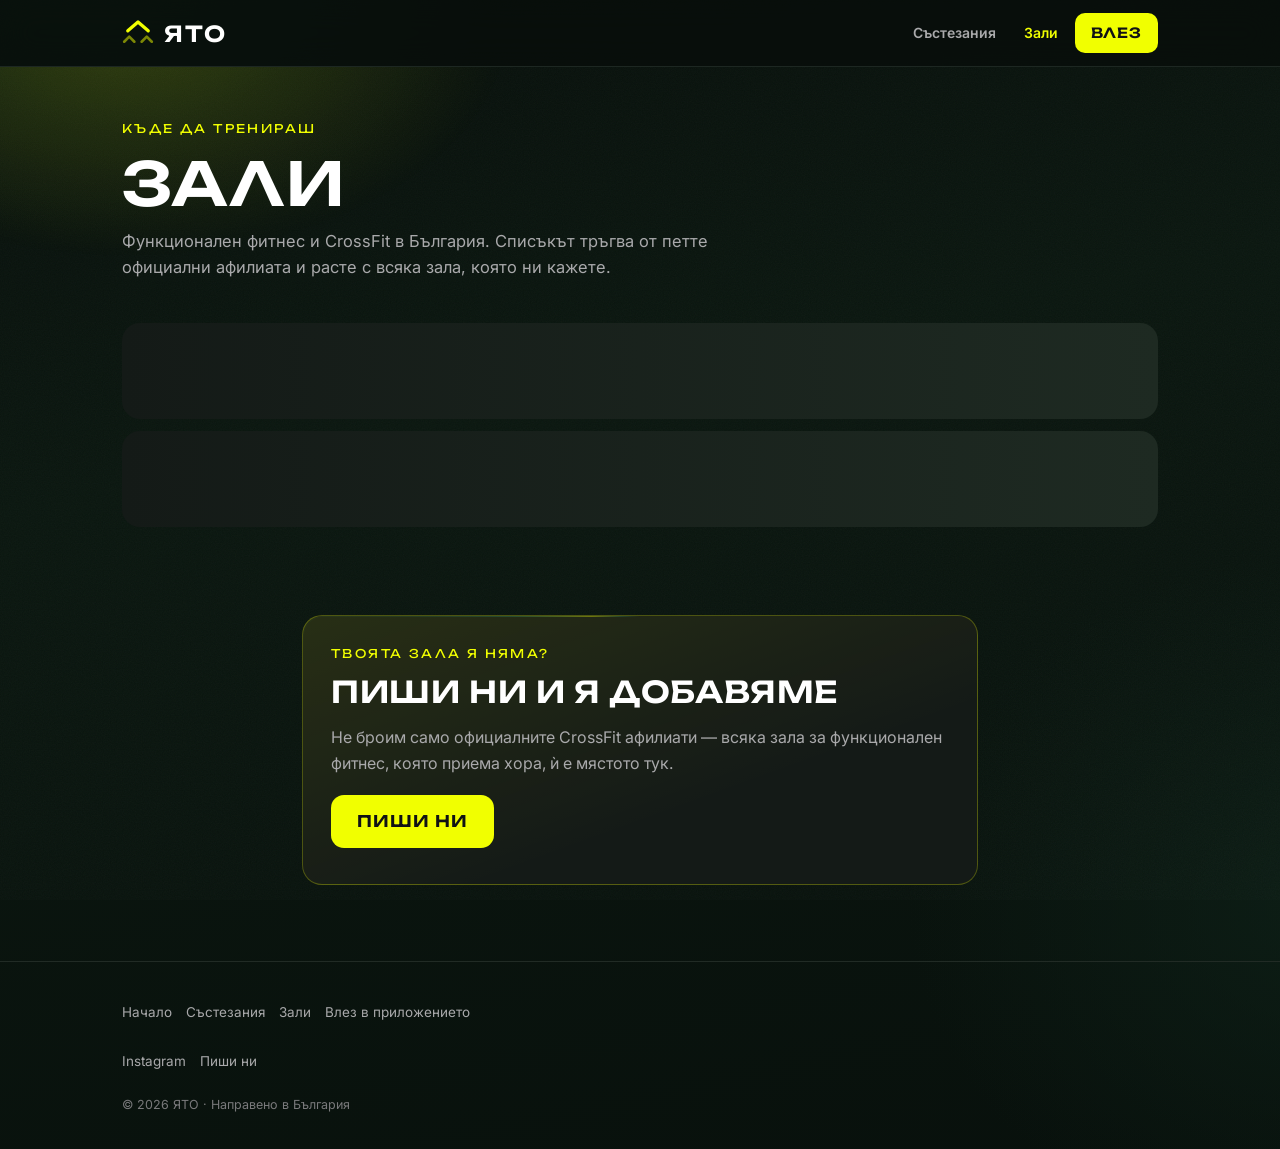
<file: zali.html>
<!DOCTYPE html>
<html lang="bg">
<head>
<meta charset="UTF-8">
<meta name="viewport" content="width=device-width, initial-scale=1, viewport-fit=cover">
<title>Зали за функционален фитнес и CrossFit в България — ЯТО</title>
<meta name="description" content="Зали за функционален фитнес и CrossFit в България — по градове, с цени за drop-in. Официалните CrossFit афилиати и хибридните зали на едно място.">
<meta property="og:type" content="website">
<meta property="og:title" content="Зали за функционален фитнес в България — ЯТО">
<meta property="og:description" content="Къде да тренираш в България — по градове, с цени за drop-in.">
<meta property="og:image" content="og.png">
<meta property="og:locale" content="bg_BG">
<meta name="twitter:card" content="summary_large_image">
<meta name="theme-color" content="#070B09">
<link rel="icon" href="favicon.svg" type="image/svg+xml">
<link rel="preconnect" href="https://fonts.googleapis.com">
<link rel="preconnect" href="https://fonts.gstatic.com" crossorigin>
<link href="https://fonts.googleapis.com/css2?family=Inter:wght@400;500;600;700&family=Unbounded:wght@400;500;600;700&display=swap" rel="stylesheet">
<link rel="stylesheet" href="site.css">
<script defer src="motion.js"></script>
<style>
  .gymbadge{width:56px;flex:none;height:56px;border-radius:15px;display:flex;align-items:center;
    justify-content:center;font-family:var(--display);font-size:15px;font-weight:600;
    background:linear-gradient(135deg,#79797B,#3B3E43);color:#fff}
  .gymbadge.y{background:linear-gradient(135deg,#F1FF00,#C8D400);color:#101214}
  @media (max-width:520px){.gymbadge{width:46px;height:46px;font-size:13px}}
</style>
</head>
<body>

<nav>
  <div class="wrap">
    <a class="brand" href="index.html">
      <svg viewBox="0 0 44 44" fill="none" stroke="#F1FF00" stroke-linecap="round" stroke-linejoin="round">
        <path d="M8 19 L22 7 L36 19" stroke-width="4.6"/>
        <path d="M3 34 L10 27 L17 34" stroke-width="3.6" opacity=".5"/>
        <path d="M27 34 L34 27 L41 34" stroke-width="3.6" opacity=".5"/>
      </svg>
      <b>Ято</b>
    </a>
    <div class="navlinks">
      <a href="sastezaniya.html">Състезания</a>
      <a href="zali.html">Зали</a>
      <a class="navcta" href="app/">Влез</a>
    </div>
  </div>
</nav>

<header class="pagehead">
  <div class="wrap">
    <div class="eye">Къде да тренираш</div>
    <h1>Зали</h1>
    <p>Функционален фитнес и CrossFit в България. Списъкът тръгва от петте официални
    афилиата и расте с всяка зала, която ни кажете.</p>
  </div>
</header>

<section style="padding-top:20px">
  <div class="wrap">
    <div class="filters" id="filters"></div>
    <div id="list"><div class="loading"></div><div class="loading"></div></div>
  </div>
</section>

<section style="padding-top:0">
  <div class="wrap narrow">
    <div class="honest">
      <div class="eye">Твоята зала я няма?</div>
      <h2 style="font-size:clamp(22px,4vw,30px)">Пиши ни и я добавяме</h2>
      <p style="color:var(--steel);margin-top:8px">Не броим само официалните CrossFit афилиати — всяка зала
      за функционален фитнес, която приема хора, ѝ е мястото тук.</p>
      <a class="btn" style="width:auto;display:inline-block;padding:14px 26px;margin-top:18px"
         href="mailto:zdravei@yatto.app?subject=Липсваща%20зала">Пиши ни</a>
    </div>
  </div>
</section>

<footer>
  <div class="wrap">
    <div class="fnav">
      <a href="index.html">Начало</a>
      <a href="sastezaniya.html">Състезания</a>
      <a href="zali.html">Зали</a>
      <a href="app/">Влез в приложението</a>
    </div>
    <div class="fnav">
      <a href="https://instagram.com/" target="_blank" rel="noopener">Instagram</a>
      <a href="mailto:zdravei@yatto.app">Пиши ни</a>
    </div>
    <div class="fbottom">© 2026 ЯТО · Направено в България</div>
  </div>
</footer>

<script type="module">
import { sb, configured, $, esc, markActive } from "./site.js";

markActive("zali.html");

const gymBadge = (name) => {
  const core = String(name).replace(/^(crossfit|cf)\s*/i, "").trim() || name;
  return core.slice(0, 3).toUpperCase();
};

const list = $("#list");

if (!configured) {
  list.innerHTML = `<div class="blank"><h3>Списъкът не е свързан</h3><p>Липсват настройките към базата.</p></div>`;
} else {
  const { data, error } = await sb.from("gyms").select("*").order("city").order("name");

  if (error) {
    console.error(error);
    list.innerHTML = `<div class="blank"><h3>Не успяхме да заредим залите</h3>
      <p>Презареди страницата.</p></div>`;
  } else {
    const all = data || [];
    const cities = [...new Set(all.map(g => g.city))];

    $("#filters").innerHTML = [`<button class="fbtn on" data-c="">Всички</button>`]
      .concat(cities.map(c => `<button class="fbtn" data-c="${esc(c)}">${esc(c)}</button>`)).join("");

    const render = (city) => {
      const rows = all.filter(g => !city || g.city === city);
      if (!rows.length) {
        list.innerHTML = `<div class="blank"><h3>Няма зали тук</h3>
          <p>Ако знаеш такава — кажи ни.</p></div>`;
        return;
      }
      list.innerHTML = rows.map(g => `
        <article class="rowcard">
          <div class="gymbadge ${g.is_affiliate ? "y" : ""}">${esc(gymBadge(g.name))}</div>
          <div class="body">
            <h3>${esc(g.name)}</h3>
            <div class="meta">${esc(g.city)}${g.country !== "България" ? ", " + esc(g.country) : ""}</div>
            <div class="tagrow">
              ${g.is_affiliate ? `<span class="tag em">Официален CrossFit афилиат</span>` : ""}
              ${g.dropin_price ? `<span class="tag ok">Drop-in ${esc(g.dropin_price)}</span>` : ""}
            </div>
            ${g.notes ? `<p class="meta" style="margin-top:11px">${esc(g.notes)}</p>` : ""}
            ${g.website ? `<div><a class="go" href="${esc(g.website)}" target="_blank" rel="noopener">Сайт ↗</a></div>` : ""}
          </div>
        </article>`).join("");
    };

    render("");
    $("#filters").addEventListener("click", (e) => {
      const b = e.target.closest(".fbtn"); if (!b) return;
      $("#filters").querySelectorAll(".fbtn").forEach(x => x.classList.remove("on"));
      b.classList.add("on");
      render(b.dataset.c);
    });
  }
}
</script>
</body>
</html>
</file>
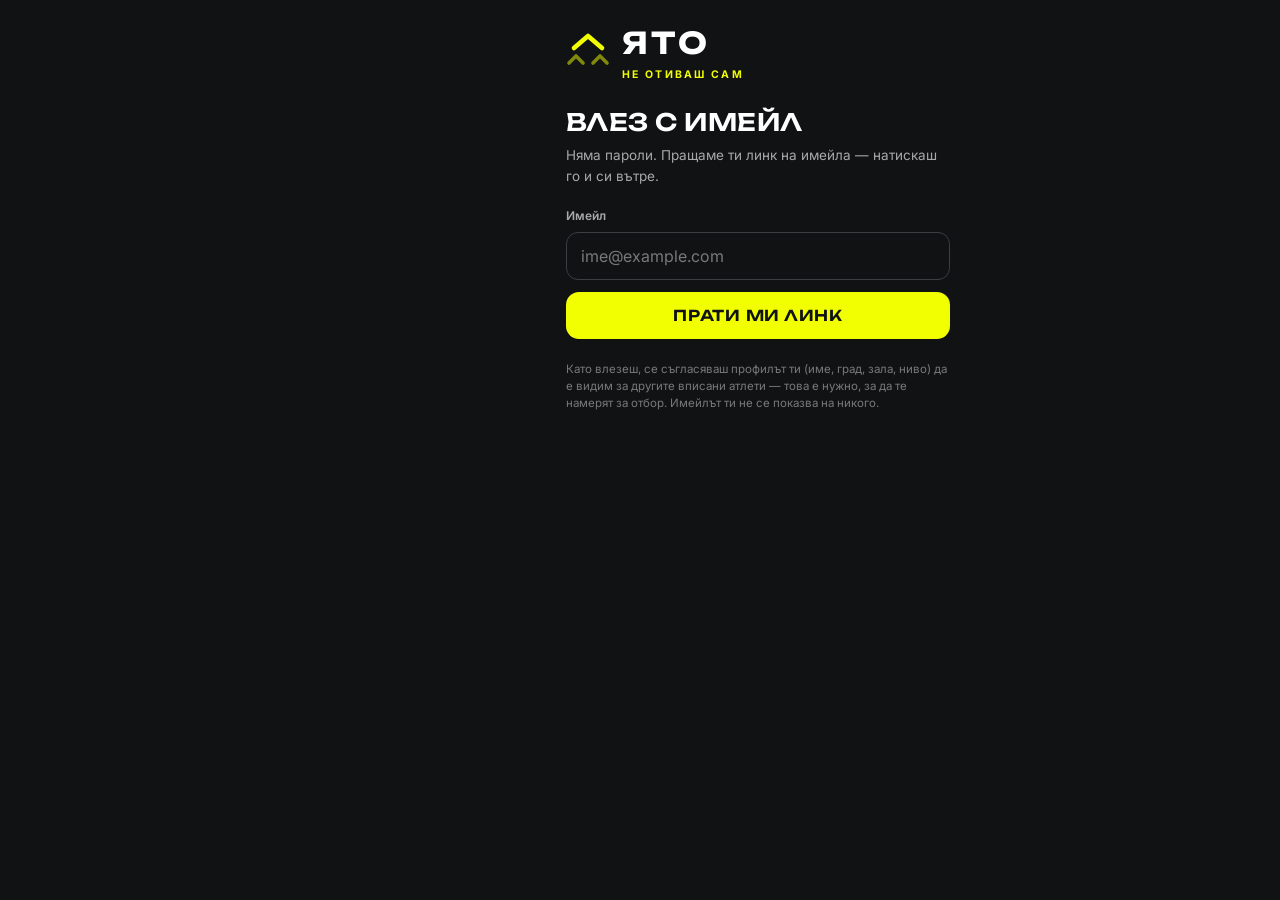
<file: app/admin.html>
<!DOCTYPE html>
<html lang="bg">
<head>
<meta charset="UTF-8">
<meta name="viewport" content="width=device-width, initial-scale=1, viewport-fit=cover">
<title>Админ — ЯТО</title>
<meta name="theme-color" content="#101214">
<link rel="icon" href="../favicon.svg" type="image/svg+xml">
<link rel="preconnect" href="https://fonts.googleapis.com">
<link rel="preconnect" href="https://fonts.gstatic.com" crossorigin>
<link href="https://fonts.googleapis.com/css2?family=Inter:wght@400;500;600;700&family=Unbounded:wght@400;500;600;700&display=swap" rel="stylesheet">
<link rel="stylesheet" href="app.css">
</head>
<body>
<header><div class="wrap"><div class="bar"></div></div></header>
<main><div class="wrap" id="root"><div class="skeleton"></div></div></main>
<nav class="tabs"></nav>

<script type="module">
import { sb, configured, $, esc, mountChrome, requireAuth, show, hide,
         dateRange, renderNotConfigured } from "./app.js";

if (!configured) { mountChrome({ title:"Админ", active:"comps" }); renderNotConfigured(); }
else {
  const p = await requireAuth();
  if (p) {
    mountChrome({ title: "Админ", active: "comps", back: "competitions.html", profile: p });

    if (!p.is_admin) {
      $("#root").innerHTML = `
        <div class="empty">
          <h3>Тук нямаш достъп</h3>
          <p class="muted">Този екран е само за админи.</p>
          <p class="tiny" style="margin-top:14px">Ако това си ти: Supabase → Table Editor →
          <code>profiles</code> → намери своя ред → сложи <code>is_admin = true</code>.</p>
        </div>`;
    } else {
      await render();
    }

    async function render() {
      const { data: comps } = await sb.from("competitions").select("*").order("starts_on");

      $("#root").innerHTML = `
        <div class="msg on info">Всичко, което въведеш тук, се вижда веднага от всички.
        Проверявай датите два пъти — грешна дата е по-лошо от липсващо състезание.</div>

        <div class="eyebrow">Ново състезание</div>
        <div class="card">
          <div class="field"><label for="name">Име *</label><input id="name" maxlength="90" placeholder="напр. BFFC Финали 2027"></div>
          <div class="grid2">
            <div class="field"><label for="starts">Начало *</label><input type="date" id="starts"></div>
            <div class="field"><label for="ends">Край</label><input type="date" id="ends"></div>
          </div>
          <div class="grid2">
            <div class="field"><label for="city">Град *</label><input id="city" maxlength="60" placeholder="Пловдив"></div>
            <div class="field"><label for="country">Държава</label><input id="country" maxlength="60" value="България"></div>
          </div>
          <div class="grid2">
            <div class="field"><label for="dist">Км от София</label><input type="number" id="dist" inputmode="numeric"></div>
            <div class="field"><label for="fee">Такса</label><input id="fee" maxlength="40" placeholder="120 лв / отбор"></div>
          </div>
          <div class="field"><label for="format">Формат</label><input id="format" maxlength="60" placeholder="Отбори от 3 (микс)"></div>
          <div class="field"><label for="div">Дивизии</label><input id="div" maxlength="90" placeholder="RX · Scaled · Masters 35+"></div>
          <div class="field"><label for="deadline">Регистрация до</label><input type="date" id="deadline"></div>
          <div class="field"><label for="url">Линк към регистрацията</label><input id="url" maxlength="300" placeholder="https://…"></div>
          <div class="field"><label for="org">Организатор</label><input id="org" maxlength="90" placeholder="BFFA"></div>
          <div class="field"><label for="notes">Бележки</label><textarea id="notes" maxlength="600" placeholder="Каквото атлетът трябва да знае"></textarea></div>
          <div class="msg" id="msg"></div>
          <button class="btn" id="save">Добави</button>
        </div>

        <div class="eyebrow">Въведени (${(comps || []).length})</div>
        ${(comps || []).length ? comps.map(c => `
          <div class="card">
            <div class="ath">
              <div style="min-width:0;flex:1">
                <div class="nm">${esc(c.name)}</div>
                <div class="sub">${esc(dateRange(c.starts_on, c.ends_on))} · ${esc(c.city)}</div>
              </div>
              <button class="btn sm dg" style="width:auto;padding:8px 12px" data-del="${c.id}">Изтрий</button>
            </div>
          </div>`).join("")
          : `<div class="empty"><p class="muted">Още нищо. Първото състезание, което въведеш,
             ще е първото в България, което стои на едно място.</p></div>`}
      `;

      $("#save").addEventListener("click", async () => {
        const btn = $("#save"); hide($("#msg"));
        const name = $("#name").value.trim(), starts = $("#starts").value, city = $("#city").value.trim();
        if (!name || !starts || !city) return show($("#msg"), "Име, начална дата и град са задължителни.", "err");
        if ($("#ends").value && $("#ends").value < starts) return show($("#msg"), "Краят е преди началото.", "err");
        if ($("#deadline").value && $("#deadline").value > starts) return show($("#msg"), "Регистрацията изтича след старта — сигурна ли си?", "err");

        btn.disabled = true; btn.textContent = "Добавяме…";
        const { error } = await sb.from("competitions").insert({
          name, starts_on: starts,
          ends_on: $("#ends").value || null,
          city, country: $("#country").value.trim() || "България",
          distance_km: $("#dist").value ? Number($("#dist").value) : null,
          format: $("#format").value.trim() || null,
          divisions: $("#div").value.trim() || null,
          fee: $("#fee").value.trim() || null,
          registration_deadline: $("#deadline").value || null,
          registration_url: $("#url").value.trim() || null,
          organiser: $("#org").value.trim() || null,
          notes: $("#notes").value.trim() || null,
        });
        btn.disabled = false; btn.textContent = "Добави";
        if (error) { console.error(error); show($("#msg"), "Не се записа. Провери дали си админ.", "err"); }
        else await render();
      });

      document.querySelectorAll("[data-del]").forEach(b => b.addEventListener("click", async () => {
        b.disabled = true; b.textContent = "…";
        await sb.from("competitions").delete().eq("id", Number(b.dataset.del));
        await render();
      }));
    }
  }
}
</script>
</body>
</html>
</file>
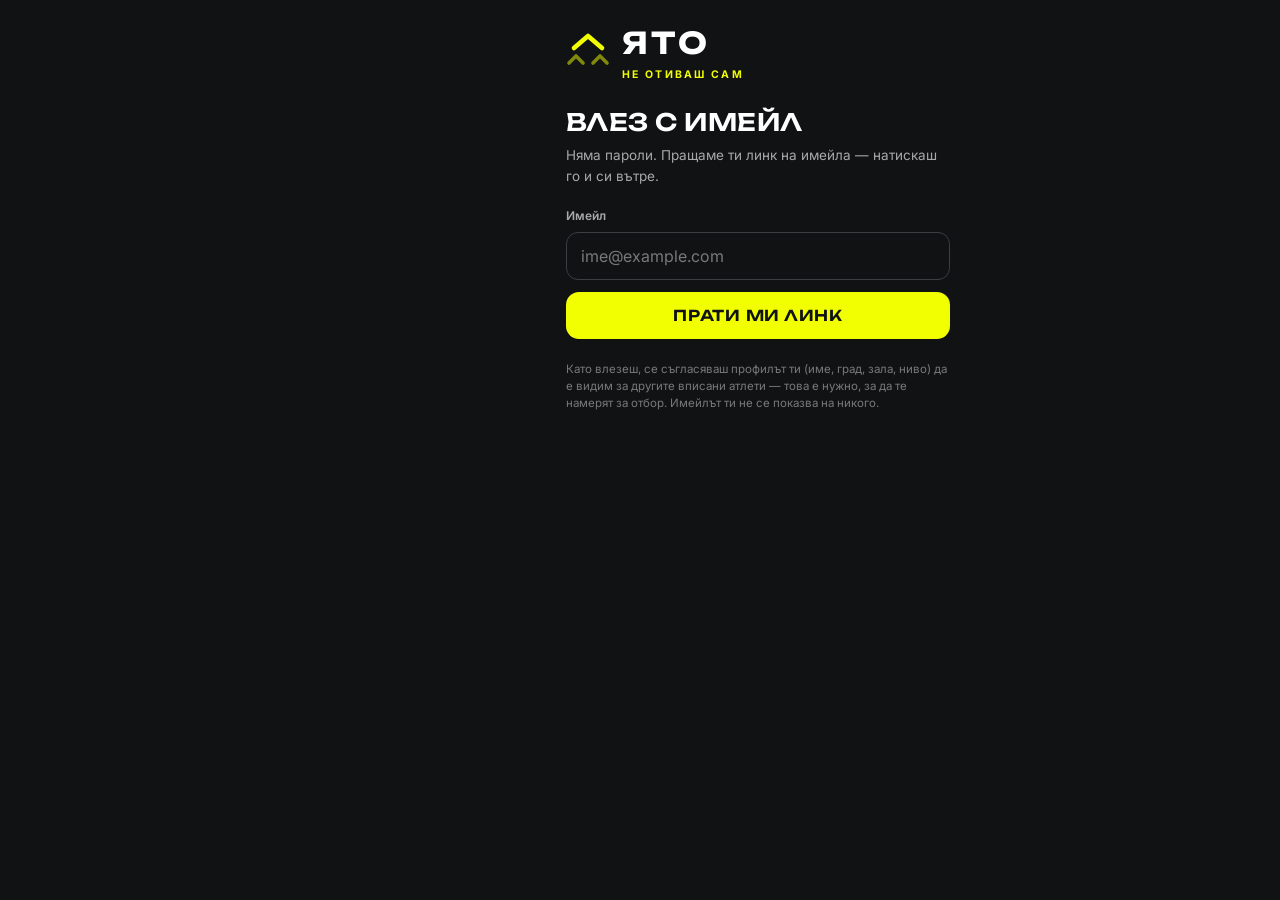
<file: app/competition.html>
<!DOCTYPE html>
<html lang="bg">
<head>
<meta charset="UTF-8">
<meta name="viewport" content="width=device-width, initial-scale=1, viewport-fit=cover">
<title>Състезание — ЯТО</title>
<meta name="theme-color" content="#101214">
<link rel="icon" href="../favicon.svg" type="image/svg+xml">
<link rel="preconnect" href="https://fonts.googleapis.com">
<link rel="preconnect" href="https://fonts.gstatic.com" crossorigin>
<link href="https://fonts.googleapis.com/css2?family=Inter:wght@400;500;600;700&family=Unbounded:wght@400;500;600;700&display=swap" rel="stylesheet">
<link rel="stylesheet" href="app.css">
<style>
  .hero{border-radius:18px;padding:18px;border:1px solid var(--graphite);margin-bottom:14px;
    background:linear-gradient(150deg,rgba(241,255,0,.12),transparent 62%),var(--charcoal)}
  .hero h2{font-size:25px;line-height:1.06;margin:9px 0 8px}
  .seat{display:flex;gap:6px;margin-top:10px}
  .seat i{width:20px;height:25px;border-radius:5px;background:var(--graphite);display:block}
  .seat i.f{background:var(--ember)}
  .seat i.o{background:transparent;border:1.5px dashed var(--ash)}
</style>
</head>
<body>
<header><div class="wrap"><div class="bar"></div></div></header>
<main><div class="wrap" id="root"><div class="skeleton" style="height:150px"></div><div class="skeleton"></div></div></main>
<nav class="tabs"></nav>

<script type="module">
import { sb, configured, $, esc, mountChrome, requireAuth, dateRange, daysUntil,
         initials, igHandle, renderNotConfigured, show } from "./app.js";

const id = Number(new URLSearchParams(location.search).get("id"));

if (!configured) { mountChrome({ title:"Състезание", active:"comps", back:"competitions.html" }); renderNotConfigured(); }
else {
  const profile = await requireAuth();
  if (profile) await main(profile);
}

async function main(profile) {
  const { data: c } = await sb.from("competitions").select("*").eq("id", id).maybeSingle();
  mountChrome({ title: c ? c.name : "Състезание", active: "comps", back: "competitions.html", profile });

  if (!c) {
    $("#root").innerHTML = `<div class="empty"><h3>Няма такова състезание</h3>
      <p class="muted">Може да е изтрито. <a href="competitions.html" style="color:var(--ember)">Обратно към списъка</a></p></div>`;
    return;
  }

  await draw(c, profile, "info");
}

async function draw(c, profile, tab) {
  const [{ data: atts }, { data: rides }, { data: seats }] = await Promise.all([
    sb.from("attendances").select("*, profiles(name, city, gym, division, instagram)").eq("competition_id", c.id),
    sb.from("rides").select("*, profiles(name, city, instagram)").eq("competition_id", c.id).order("departs_at"),
    sb.from("ride_seats").select("*"),
  ]);

  const list = atts || [];
  const me = list.find(a => a.profile_id === profile.id);
  const others = list.filter(a => a.profile_id !== profile.id);
  const seeking = others.filter(a => a.looking_for_team);
  const d = daysUntil(c.starts_on);
  const deadline = daysUntil(c.registration_deadline);

  $("#root").innerHTML = `
    <div class="hero">
      <span class="pill em">${esc(dateRange(c.starts_on, c.ends_on))}</span>
      <h2>${esc(c.name)}</h2>
      <div class="muted">${esc(c.city)}${c.country !== "България" ? ", " + esc(c.country) : ""}${c.distance_km ? " · " + c.distance_km + " км от София" : ""}</div>
      ${d !== null && d >= 0 ? `<div class="tiny" style="margin-top:8px">Остават ${d} ${d === 1 ? "ден" : "дни"}</div>` : ""}
    </div>

    <div class="row">
      <button class="btn ${me ? "ghost" : ""}" id="goingBtn">${me ? "Отиваш ✓" : "Отивам"}</button>
      <button class="btn ghost" id="teamBtn" ${me ? "" : "disabled"}>${me?.looking_for_team ? "Търсиш отбор ✓" : "Търся отбор"}</button>
    </div>
    <div class="msg" id="msg"></div>

    <div class="seg" id="seg">
      <button data-t="info" class="${tab === "info" ? "on" : ""}">Инфо</button>
      <button data-t="people" class="${tab === "people" ? "on" : ""}">Кой отива (${list.length})</button>
      <button data-t="travel" class="${tab === "travel" ? "on" : ""}">Пътуване</button>
    </div>

    <div id="pane"></div>
  `;

  const pane = $("#pane");
  const panes = {
    info: () => `
      <div class="card">
        ${c.format ? `<div class="kv"><span>Формат</span><b>${esc(c.format)}</b></div>` : ""}
        ${c.divisions ? `<div class="kv"><span>Дивизии</span><b>${esc(c.divisions)}</b></div>` : ""}
        ${c.fee ? `<div class="kv"><span>Такса</span><b>${esc(c.fee)}</b></div>` : ""}
        ${c.registration_deadline ? `<div class="kv"><span>Регистрация до</span>
          <b style="${deadline !== null && deadline <= 14 ? "color:var(--warn)" : ""}">${esc(dateRange(c.registration_deadline))}</b></div>` : ""}
        ${c.organiser ? `<div class="kv"><span>Организатор</span><b>${esc(c.organiser)}</b></div>` : ""}
      </div>
      ${c.notes ? `<div class="card"><div class="muted" style="white-space:pre-wrap">${esc(c.notes)}</div></div>` : ""}
      ${c.registration_url ? `<a class="btn" href="${esc(c.registration_url)}" target="_blank" rel="noopener">Към регистрацията ↗</a>` : ""}
      <p class="tiny" style="margin-top:14px">Записването тук показва на другите, че отиваш. Официалната
      регистрация се прави при организатора.</p>
    `,

    people: () => {
      if (!list.length) return `<div class="empty"><h3>Още никой</h3>
        <p class="muted">Бъди първата, която казва, че отива. Останалите ще те видят.</p></div>`;
      const card = (a, mine) => {
        const p = a.profiles || {};
        const ig = igHandle(p.instagram);
        return `<div class="card">
          <div class="ath">
            <div class="ava ${mine ? "y" : a.looking_for_team ? "g" : ""}">${esc(initials(p.name))}</div>
            <div style="min-width:0">
              <div class="nm">${esc(p.name || "Без име")}${mine ? " (ти)" : ""}</div>
              <div class="sub">${[p.gym, p.division, p.city].filter(Boolean).map(esc).join(" · ") || "—"}</div>
            </div>
            ${a.looking_for_team ? `<span class="pill ok side">Търси отбор</span>` : ""}
          </div>
          ${a.note ? `<div class="muted" style="margin-top:10px">„${esc(a.note)}"</div>` : ""}
          ${!mine && ig ? `<a class="btn sm ghost" style="margin-top:11px" target="_blank" rel="noopener"
             href="https://instagram.com/${encodeURIComponent(ig)}">Пиши в Instagram @${esc(ig)}</a>` : ""}
          ${!mine && !ig ? `<p class="tiny" style="margin-top:10px">Няма посочен Instagram — не можеш да се свържеш.</p>` : ""}
        </div>`;
      };
      return (seeking.length
        ? `<div class="eyebrow">Търсят отбор</div>` + seeking.map(a => card(a, false)).join("")
        : "")
        + `<div class="eyebrow">Всички, които отиват</div>`
        + (me ? card(me, true) : "")
        + others.filter(a => !a.looking_for_team).map(a => card(a, false)).join("");
    },

    travel: () => {
      const taken = {};
      (seats || []).forEach(s => { taken[s.ride_id] = (taken[s.ride_id] || 0) + 1; });
      const mySeats = new Set((seats || []).filter(s => s.profile_id === profile.id).map(s => s.ride_id));

      const rideCard = (r) => {
        const p = r.profiles || {};
        const used = taken[r.id] || 0;
        const free = Math.max(0, r.seats_total - used);
        const iAmDriver = r.driver_id === profile.id;
        const iAmIn = mySeats.has(r.id);
        const ig = igHandle(p.instagram);
        return `<div class="card">
          <div class="ath">
            <div class="ava ${iAmDriver ? "y" : ""}">${esc(initials(p.name))}</div>
            <div style="min-width:0">
              <div class="nm">${esc(p.name || "Без име")}${iAmDriver ? " (ти)" : ""}</div>
              <div class="sub">${r.departs_at ? esc(new Date(r.departs_at).toLocaleString("bg-BG", { day:"numeric", month:"short", hour:"2-digit", minute:"2-digit" })) : "Час не е посочен"}${r.from_place ? " · от " + esc(r.from_place) : ""}</div>
            </div>
            <span class="pill ${free ? "ok" : "dg"} side">${free ? free + " " + (free === 1 ? "място" : "места") : "Пълна"}</span>
          </div>
          <div class="seat">${Array.from({ length: r.seats_total }, (_, i) =>
            `<i class="${i < used ? "f" : "o"}"></i>`).join("")}</div>
          ${r.cost_per_person ? `<div class="kv" style="margin-top:11px;border:0"><span>Дял на човек</span><b>${esc(r.cost_per_person)}</b></div>` : ""}
          ${r.note ? `<div class="muted" style="margin-top:8px">${esc(r.note)}</div>` : ""}
          ${iAmDriver
            ? `<button class="btn sm dg" style="margin-top:11px" data-delride="${r.id}">Махни колата</button>`
            : iAmIn
              ? `<button class="btn sm ghost" style="margin-top:11px" data-leave="${r.id}">Слизам</button>
                 ${ig ? `<a class="btn sm ghost" style="margin-top:8px" target="_blank" rel="noopener" href="https://instagram.com/${encodeURIComponent(ig)}">Пиши на шофьора @${esc(ig)}</a>` : ""}`
              : free
                ? `<button class="btn sm" style="margin-top:11px" data-join="${r.id}">Качи ме</button>`
                : ""}
        </div>`;
      };

      return `
        <div class="msg on info">🚗 Пътуването е половината от състезанието. Ако караш — предложи места.
        Ако не — качи се при някого.</div>
        ${(rides || []).length ? (rides).map(rideCard).join("")
          : `<div class="empty"><h3>Още никой не кара</h3><p class="muted">Ако тръгваш с кола, предложи местата си.</p></div>`}
        <button class="btn ghost" id="offerBtn">Предложи своя кола</button>
        <div id="offerForm" style="display:none;margin-top:12px" class="card">
          <div class="field"><label for="dep">Кога тръгваш</label><input type="datetime-local" id="dep"></div>
          <div class="field"><label for="from">Откъде</label><input id="from" placeholder="напр. София, Люлин" maxlength="80"></div>
          <div class="grid2">
            <div class="field"><label for="seats">Свободни места</label><input type="number" id="seats" min="1" max="7" value="3"></div>
            <div class="field"><label for="cost">Дял на човек</label><input id="cost" placeholder="напр. ~45 лв" maxlength="40"></div>
          </div>
          <div class="field"><label for="rnote">Бележка (по избор)</label><input id="rnote" placeholder="напр. има място за 2 сака" maxlength="140"></div>
          <button class="btn" id="saveRide">Публикувай</button>
        </div>`;
    },
  };

  const paint = (t) => {
    pane.innerHTML = panes[t]();
    if (t === "travel") wireTravel(c, profile);
  };
  paint(tab);

  $("#seg").addEventListener("click", (e) => {
    const b = e.target.closest("button[data-t]"); if (!b) return;
    $("#seg").querySelectorAll("button").forEach(x => x.classList.remove("on"));
    b.classList.add("on");
    paint(b.dataset.t);
  });

  /* --- Отивам / Търся отбор --- */
  $("#goingBtn").addEventListener("click", async () => {
    const btn = $("#goingBtn"); btn.disabled = true;
    if (me) {
      await sb.from("attendances").delete().eq("competition_id", c.id).eq("profile_id", profile.id);
    } else {
      await sb.from("attendances").insert({ competition_id: c.id, profile_id: profile.id, status: "going" });
    }
    await draw(c, profile, $("#seg .on")?.dataset.t || "info");
  });

  $("#teamBtn").addEventListener("click", async () => {
    if (!me) return;
    $("#teamBtn").disabled = true;
    await sb.from("attendances").update({ looking_for_team: !me.looking_for_team })
      .eq("competition_id", c.id).eq("profile_id", profile.id);
    await draw(c, profile, "people");
  });
}

function wireTravel(c, profile) {
  const offerBtn = $("#offerBtn"), form = $("#offerForm");
  offerBtn?.addEventListener("click", () => {
    const open = form.style.display !== "none";
    form.style.display = open ? "none" : "block";
    offerBtn.textContent = open ? "Предложи своя кола" : "Откажи";
  });

  $("#saveRide")?.addEventListener("click", async () => {
    const btn = $("#saveRide"); btn.disabled = true;
    const seats = Math.max(1, Math.min(7, Number($("#seats").value) || 3));
    const { error } = await sb.from("rides").insert({
      competition_id: c.id,
      driver_id: profile.id,
      departs_at: $("#dep").value ? new Date($("#dep").value).toISOString() : null,
      from_place: $("#from").value.trim() || null,
      seats_total: seats,
      cost_per_person: $("#cost").value.trim() || null,
      note: $("#rnote").value.trim() || null,
    });
    if (error) { console.error(error); btn.disabled = false; return; }
    await draw(c, profile, "travel");
  });

  document.querySelectorAll("[data-join]").forEach(b => b.addEventListener("click", async () => {
    b.disabled = true;
    await sb.from("ride_seats").insert({ ride_id: Number(b.dataset.join), profile_id: profile.id });
    await draw(c, profile, "travel");
  }));
  document.querySelectorAll("[data-leave]").forEach(b => b.addEventListener("click", async () => {
    b.disabled = true;
    await sb.from("ride_seats").delete().eq("ride_id", Number(b.dataset.leave)).eq("profile_id", profile.id);
    await draw(c, profile, "travel");
  }));
  document.querySelectorAll("[data-delride]").forEach(b => b.addEventListener("click", async () => {
    b.disabled = true;
    await sb.from("rides").delete().eq("id", Number(b.dataset.delride));
    await draw(c, profile, "travel");
  }));
}
</script>
</body>
</html>
</file>
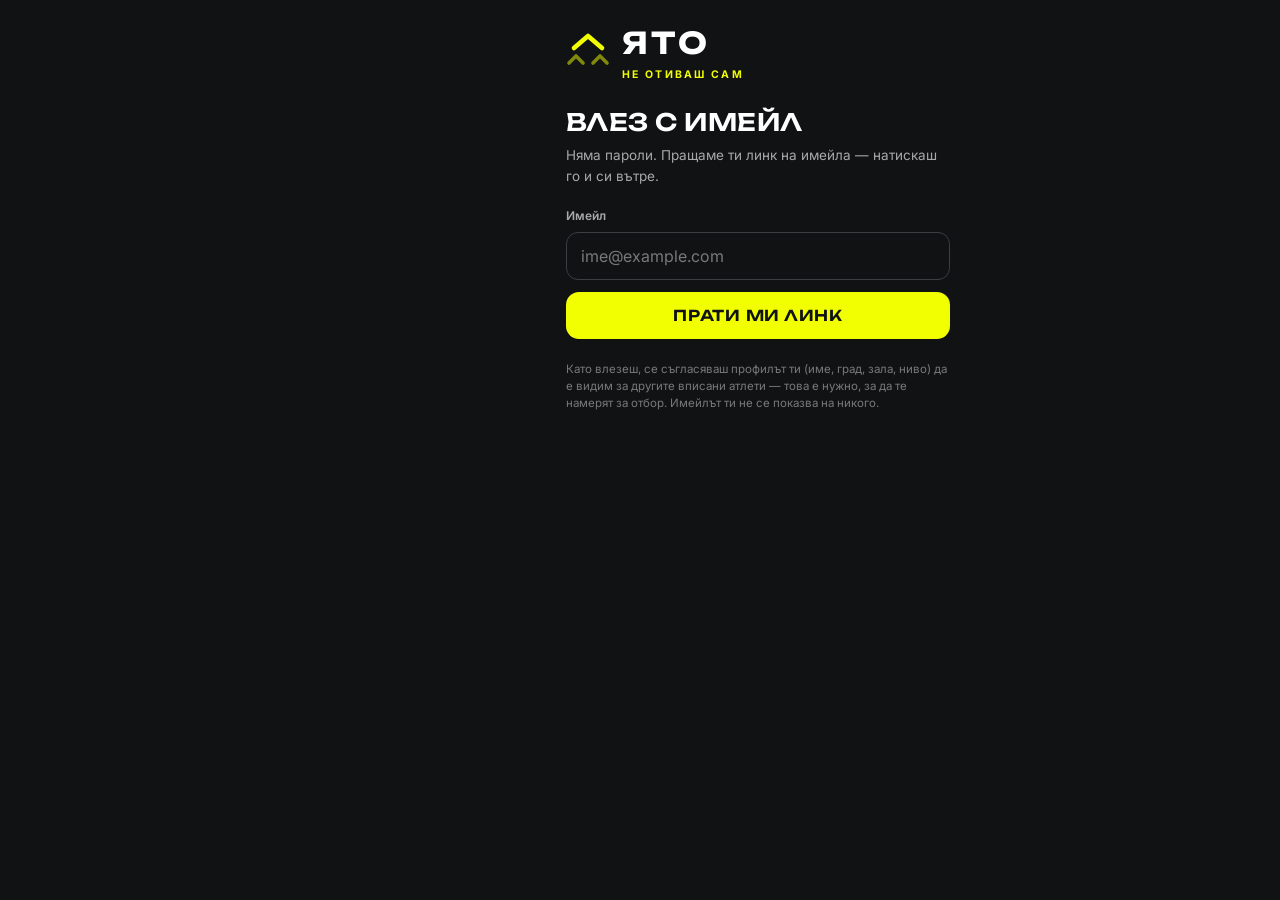
<file: app/competitions.html>
<!DOCTYPE html>
<html lang="bg">
<head>
<meta charset="UTF-8">
<meta name="viewport" content="width=device-width, initial-scale=1, viewport-fit=cover">
<title>Състезания — ЯТО</title>
<meta name="theme-color" content="#101214">
<link rel="icon" href="../favicon.svg" type="image/svg+xml">
<link rel="preconnect" href="https://fonts.googleapis.com">
<link rel="preconnect" href="https://fonts.gstatic.com" crossorigin>
<link href="https://fonts.googleapis.com/css2?family=Inter:wght@400;500;600;700&family=Unbounded:wght@400;500;600;700&display=swap" rel="stylesheet">
<link rel="stylesheet" href="app.css">
<style>
  .filters{display:flex;gap:7px;overflow-x:auto;padding:2px 0 12px;scrollbar-width:none}
  .filters::-webkit-scrollbar{display:none}
  .f{flex:none;padding:7px 13px;border-radius:100px;background:var(--charcoal);border:1px solid var(--graphite);
     color:var(--steel);font-size:12.5px;font-weight:600;cursor:pointer;white-space:nowrap;font-family:inherit}
  .f.on{background:var(--ember);border-color:var(--ember);color:#101214}
</style>
</head>
<body>
<header><div class="wrap"><div class="bar"></div></div></header>

<main><div class="wrap">
  <div class="filters" id="filters">
    <button class="f on" data-k="all">Всички</button>
    <button class="f" data-k="bg">България</button>
    <button class="f" data-k="abroad">В чужбина</button>
    <button class="f" data-k="mine">Отивам</button>
  </div>
  <div id="list">
    <div class="skeleton"></div><div class="skeleton"></div><div class="skeleton"></div>
  </div>
</div></main>

<nav class="tabs"></nav>

<script type="module">
import { sb, configured, $, esc, mountChrome, requireAuth, dayNum, monthShort,
         dateRange, daysUntil, renderNotConfigured, profileNudge } from "./app.js";

if (!configured) { mountChrome({ title:"Състезания", active:"comps" }); renderNotConfigured(); }
else {
  const profile = await requireAuth();
  if (profile) {
    mountChrome({ title: "Състезания", active: "comps", profile });

    const [{ data: comps, error }, { data: mine }, { data: counts }] = await Promise.all([
      sb.from("competitions").select("*").order("starts_on", { ascending: true }),
      sb.from("attendances").select("competition_id, looking_for_team").eq("profile_id", profile.id),
      sb.from("attendances").select("competition_id, profile_id"),
    ]);

    if (error) {
      $("#list").innerHTML = `<div class="msg on err">Не успяхме да заредим състезанията. Презареди страницата.</div>`;
      console.error(error);
    } else {
      const mineSet = new Set((mine || []).map(a => a.competition_id));
      const tally = {}, looking = {};
      (counts || []).forEach(a => { tally[a.competition_id] = (tally[a.competition_id] || 0) + 1; });
      (await sb.from("attendances").select("competition_id").eq("looking_for_team", true)).data
        ?.forEach(a => { looking[a.competition_id] = (looking[a.competition_id] || 0) + 1; });

      const today = new Date().toISOString().slice(0, 10);
      const upcoming = (comps || []).filter(c => (c.ends_on || c.starts_on) >= today);

      const render = (key) => {
        let rows = upcoming;
        if (key === "bg") rows = rows.filter(c => c.country === "България");
        if (key === "abroad") rows = rows.filter(c => c.country !== "България");
        if (key === "mine") rows = rows.filter(c => mineSet.has(c.id));

        if (!rows.length) {
          $("#list").innerHTML = profileNudge(profile) + `
            <div class="empty">
              <h3>Още нищо тук</h3>
              <p class="muted">${key === "mine"
                ? "Не си се записала за нищо. Отвори състезание и натисни „Отивам”."
                : "Календарът се пълни на ръка. Ако знаеш състезание, което липсва — кажи."}</p>
            </div>`;
          return;
        }

        $("#list").innerHTML = profileNudge(profile) + rows.map(c => {
          const d = daysUntil(c.starts_on);
          const deadline = daysUntil(c.registration_deadline);
          const going = tally[c.id] || 0, look = looking[c.id] || 0;
          return `
          <a class="card" href="competition.html?id=${c.id}">
            <div class="comp">
              <div class="date"><b class="tnum">${dayNum(c.starts_on)}</b><span>${monthShort(c.starts_on)}</span></div>
              <div style="flex:1;min-width:0">
                <div class="nm">${esc(c.name)}</div>
                <div class="muted" style="margin-top:2px">
                  ${esc(c.city)}${c.country !== "България" ? ", " + esc(c.country) : ""}${c.distance_km ? " · " + c.distance_km + " км" : ""}
                </div>
                <div class="chips">
                  ${mineSet.has(c.id) ? `<span class="pill em">Отиваш</span>` : ""}
                  ${deadline !== null && deadline >= 0 && deadline <= 14
                    ? `<span class="pill wn">Регистрация −${deadline} дни</span>` : ""}
                  ${c.format ? `<span class="pill">${esc(c.format)}</span>` : ""}
                  ${look ? `<span class="pill ok">${look} търсят отбор</span>` : ""}
                  ${d !== null && d <= 30 ? `<span class="pill">След ${d} дни</span>` : ""}
                </div>
                ${going ? `<div class="tiny" style="margin-top:9px">${going} ${going === 1 ? "човек отива" : "души отиват"}</div>` : ""}
              </div>
            </div>
          </a>`;
        }).join("");
      };

      render("all");
      $("#filters").addEventListener("click", (e) => {
        const b = e.target.closest(".f"); if (!b) return;
        $("#filters").querySelectorAll(".f").forEach(x => x.classList.remove("on"));
        b.classList.add("on");
        render(b.dataset.k);
      });

      if (profile.is_admin) {
        $("#list").insertAdjacentHTML("beforebegin",
          `<a class="btn ghost sm" href="admin.html" style="margin-bottom:12px">+ Добави състезание</a>`);
      }
    }
  }
}
</script>
</body>
</html>
</file>
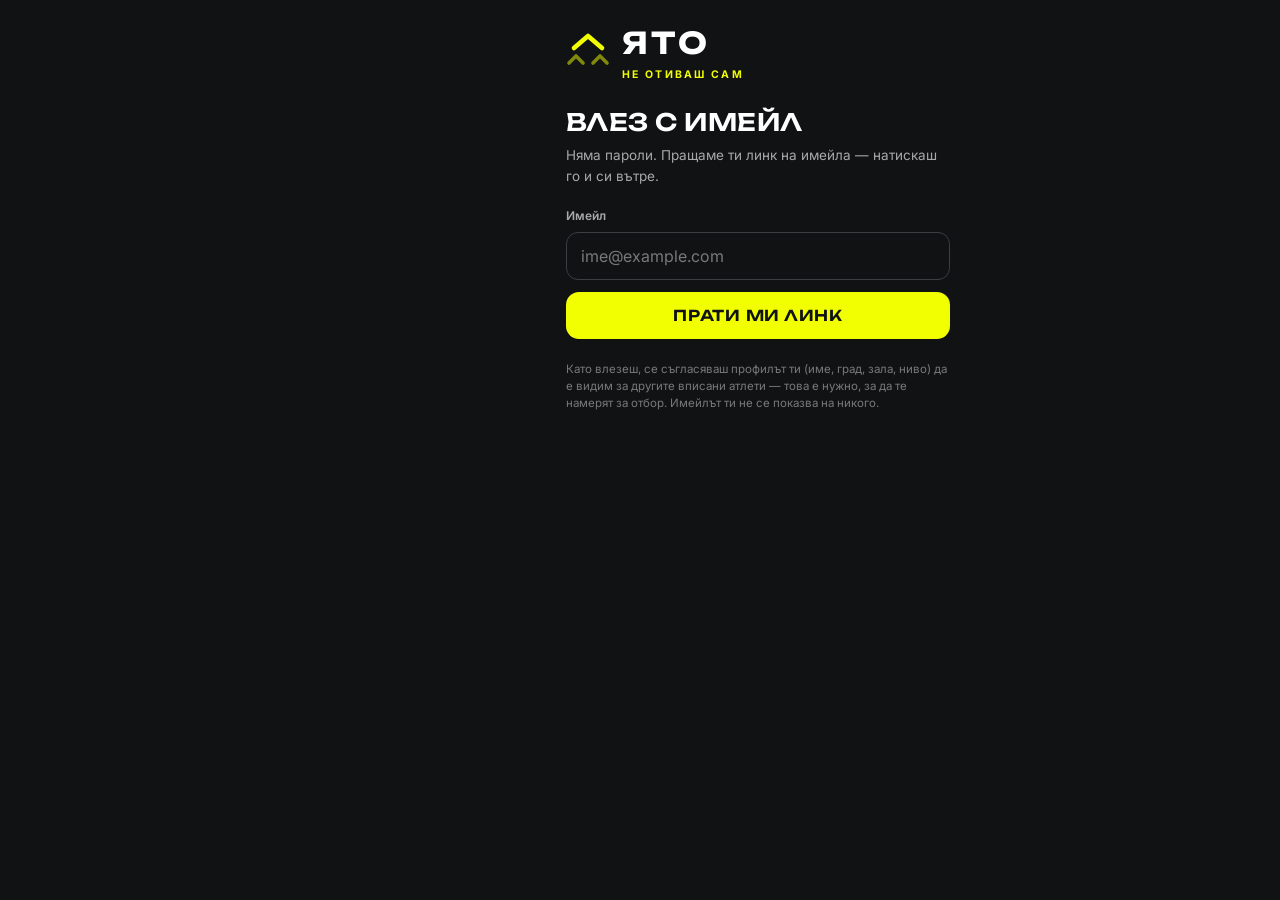
<file: app/gyms.html>
<!DOCTYPE html>
<html lang="bg">
<head>
<meta charset="UTF-8">
<meta name="viewport" content="width=device-width, initial-scale=1, viewport-fit=cover">
<title>Зали — ЯТО</title>
<meta name="theme-color" content="#101214">
<link rel="icon" href="../favicon.svg" type="image/svg+xml">
<link rel="preconnect" href="https://fonts.googleapis.com">
<link rel="preconnect" href="https://fonts.gstatic.com" crossorigin>
<link href="https://fonts.googleapis.com/css2?family=Inter:wght@400;500;600;700&family=Unbounded:wght@400;500;600;700&display=swap" rel="stylesheet">
<link rel="stylesheet" href="app.css">
<style>
  .filters{display:flex;gap:7px;overflow-x:auto;padding:2px 0 12px;scrollbar-width:none}
  .filters::-webkit-scrollbar{display:none}
  .f{flex:none;padding:7px 13px;border-radius:100px;background:var(--charcoal);border:1px solid var(--graphite);
     color:var(--steel);font-size:12.5px;font-weight:600;cursor:pointer;white-space:nowrap;font-family:inherit}
  .f.on{background:var(--ember);border-color:var(--ember);color:#101214}
</style>
</head>
<body>
<header><div class="wrap"><div class="bar"></div></div></header>
<main><div class="wrap">
  <div class="filters" id="filters"></div>
  <div id="list"><div class="skeleton"></div><div class="skeleton"></div></div>
</div></main>
<nav class="tabs"></nav>

<script type="module">
import { sb, configured, $, esc, mountChrome, requireAuth, renderNotConfigured } from "./app.js";

/** Кратък знак за зала: "CrossFit 681" -> "681", "CF Gravity" -> "GRA" */
const gymBadge = (name) => {
  const core = String(name).replace(/^(crossfit|cf)\s*/i, "").trim() || name;
  return core.slice(0, 3).toUpperCase();
};

if (!configured) { mountChrome({ title:"Зали", active:"gyms" }); renderNotConfigured(); }
else {
  const profile = await requireAuth();
  if (profile) {
    mountChrome({ title: "Зали", active: "gyms", profile });

    const { data: gyms, error } = await sb.from("gyms").select("*").order("city").order("name");
    if (error) {
      $("#list").innerHTML = `<div class="msg on err">Не успяхме да заредим залите.</div>`;
    } else {
      const cities = [...new Set((gyms || []).map(g => g.city))];
      $("#filters").innerHTML = [`<button class="f on" data-c="">Всички</button>`]
        .concat(cities.map(c => `<button class="f" data-c="${esc(c)}">${esc(c)}</button>`)).join("");

      const render = (city) => {
        const rows = (gyms || []).filter(g => !city || g.city === city);
        if (!rows.length) {
          $("#list").innerHTML = `<div class="empty"><h3>Няма зали тук</h3></div>`;
          return;
        }
        $("#list").innerHTML = rows.map(g => `
          <div class="card">
            <div class="ath">
              <div class="ava ${g.is_affiliate ? "y" : ""}">${esc(gymBadge(g.name))}</div>
              <div style="min-width:0">
                <div class="nm">${esc(g.name)}</div>
                <div class="sub">${esc(g.city)}${g.country !== "България" ? ", " + esc(g.country) : ""}</div>
              </div>
            </div>
            <div class="chips">
              ${g.is_affiliate ? `<span class="pill em">Официален афилиат</span>` : ""}
              ${g.dropin_price ? `<span class="pill ok">Drop-in ${esc(g.dropin_price)}</span>` : ""}
            </div>
            ${g.notes ? `<div class="muted" style="margin-top:10px">${esc(g.notes)}</div>` : ""}
            ${g.website ? `<a class="btn sm ghost" style="margin-top:11px" target="_blank" rel="noopener" href="${esc(g.website)}">Сайт ↗</a>` : ""}
          </div>`).join("")
          + `<p class="tiny" style="margin-top:14px">Списъкът тръгва от петте официални CrossFit афилиата в България.
             Липсва твоята зала? Кажи и я добавяме.</p>`;
      };

      render("");
      $("#filters").addEventListener("click", (e) => {
        const b = e.target.closest(".f"); if (!b) return;
        $("#filters").querySelectorAll(".f").forEach(x => x.classList.remove("on"));
        b.classList.add("on");
        render(b.dataset.c);
      });
    }
  }
}
</script>
</body>
</html>
</file>
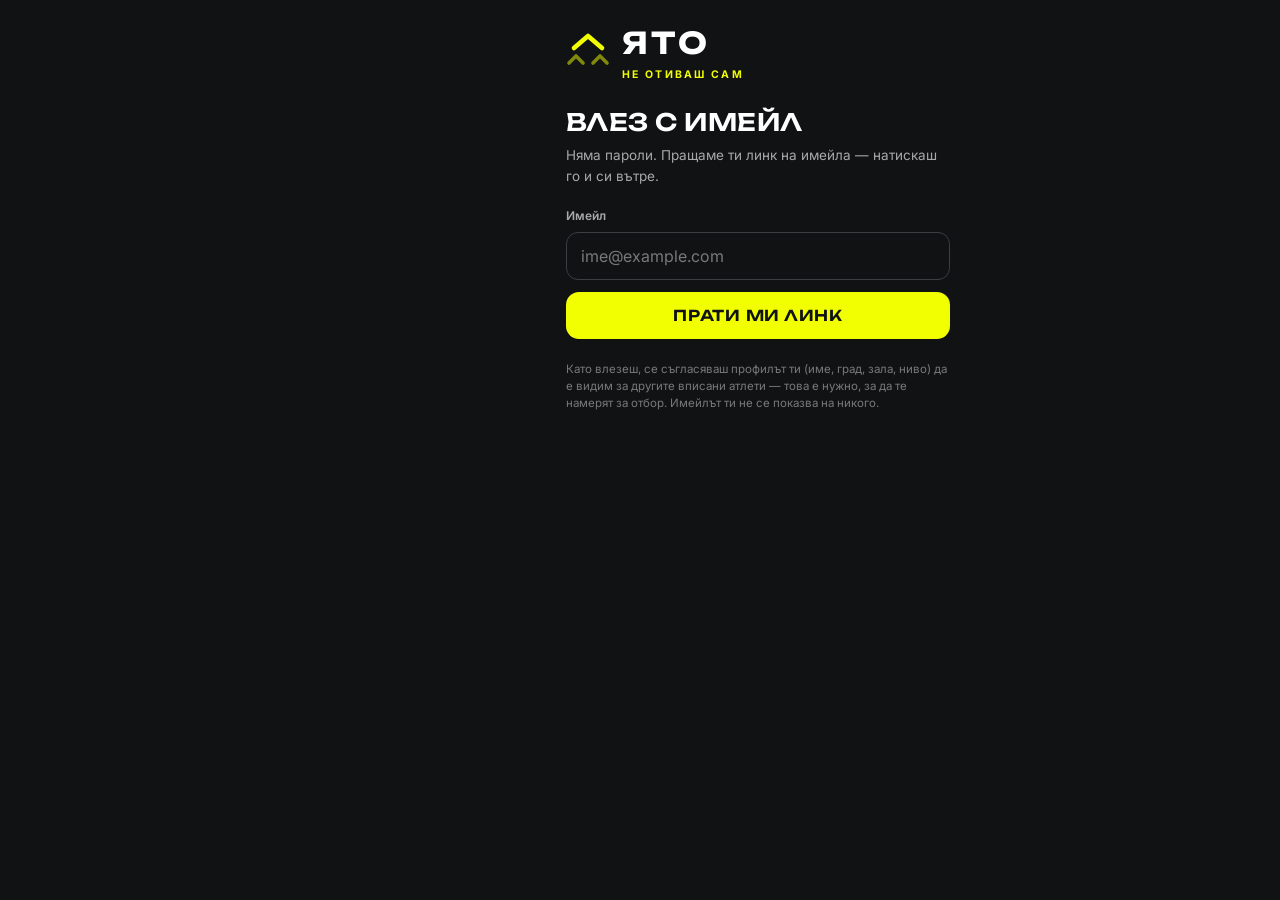
<file: app/login.html>
<!DOCTYPE html>
<html lang="bg">
<head>
<meta charset="UTF-8">
<meta name="viewport" content="width=device-width, initial-scale=1, viewport-fit=cover">
<title>Влез — ЯТО</title>
<meta name="theme-color" content="#101214">
<link rel="icon" href="../favicon.svg" type="image/svg+xml">
<link rel="preconnect" href="https://fonts.googleapis.com">
<link rel="preconnect" href="https://fonts.gstatic.com" crossorigin>
<link href="https://fonts.googleapis.com/css2?family=Inter:wght@400;500;600;700&family=Unbounded:wght@400;500;600;700&display=swap" rel="stylesheet">
<link rel="stylesheet" href="app.css">
<style>
  body{padding-bottom:0;justify-content:center}
  .mk{display:flex;align-items:center;gap:12px;margin-bottom:26px}
  .mk svg{width:44px;height:44px}
  .mk b{font-family:var(--display);font-size:30px;text-transform:uppercase;letter-spacing:.1em}
  .mk small{display:block;color:var(--ember);font-size:10.5px;letter-spacing:.22em;text-transform:uppercase;font-weight:700}
  h2{font-size:24px;margin-bottom:10px}
</style>
</head>
<body>
<main>
  <div class="wrap" style="max-width:440px">
    <div class="mk">
      <svg viewBox="0 0 44 44" fill="none" stroke="#F1FF00" stroke-linecap="round" stroke-linejoin="round">
        <path d="M8 19 L22 7 L36 19" stroke-width="4.6"/>
        <path d="M3 34 L10 27 L17 34" stroke-width="3.6" opacity=".5"/>
        <path d="M27 34 L34 27 L41 34" stroke-width="3.6" opacity=".5"/>
      </svg>
      <div><b>Ято</b><small>Не отиваш сам</small></div>
    </div>

    <h2>Влез с имейл</h2>
    <p class="muted" style="margin-bottom:20px">Няма пароли. Пращаме ти линк на имейла — натискаш го и си вътре.</p>

    <form id="f" novalidate>
      <div class="field">
        <label for="email">Имейл</label>
        <input type="email" id="email" placeholder="ime@example.com" required autocomplete="email" inputmode="email">
      </div>
      <button class="btn" id="go" type="submit">Прати ми линк</button>
    </form>

    <div class="msg" id="msg"></div>

    <p class="tiny" style="margin-top:22px">
      Като влезеш, се съгласяваш профилът ти (име, град, зала, ниво) да е видим за
      другите вписани атлети — това е нужно, за да те намерят за отбор.
      Имейлът ти не се показва на никого.
    </p>
  </div>
</main>

<script type="module">
import { sb, configured, $, show, renderNotConfigured } from "./app.js";

const msg = $("#msg"), btn = $("#go"), form = $("#f");

if (!configured) {
  renderNotConfigured();
} else {
  // Ако вече е вписан — направо навътре.
  const { data } = await sb.auth.getUser();
  if (data?.user) location.replace(next());

  form.addEventListener("submit", async (e) => {
    e.preventDefault();
    const email = $("#email").value.trim().toLowerCase();
    if (!/^[^\s@]+@[^\s@]+\.[^\s@]{2,}$/.test(email)) {
      return show(msg, "Провери имейла — нещо не е наред с него.", "err");
    }
    btn.disabled = true; btn.textContent = "Пращаме…";
    const redirect = new URL(next(), location.href).href;
    const { error } = await sb.auth.signInWithOtp({
      email, options: { emailRedirectTo: redirect }
    });
    btn.disabled = false; btn.textContent = "Прати ми линк";
    if (error) {
      show(msg, "Не успяхме да пратим линка. Пробвай пак след минута.", "err");
      console.error(error);
    } else {
      show(msg, "Готово — виж пощата си. Линкът е валиден един час. Ако го няма, провери и в спам.", "ok");
      form.style.display = "none";
    }
  });
}

function next() {
  const n = new URLSearchParams(location.search).get("next");
  return n && /^[a-z0-9._-]+\.html/i.test(n) ? n : "index.html";
}
</script>
</body>
</html>
</file>
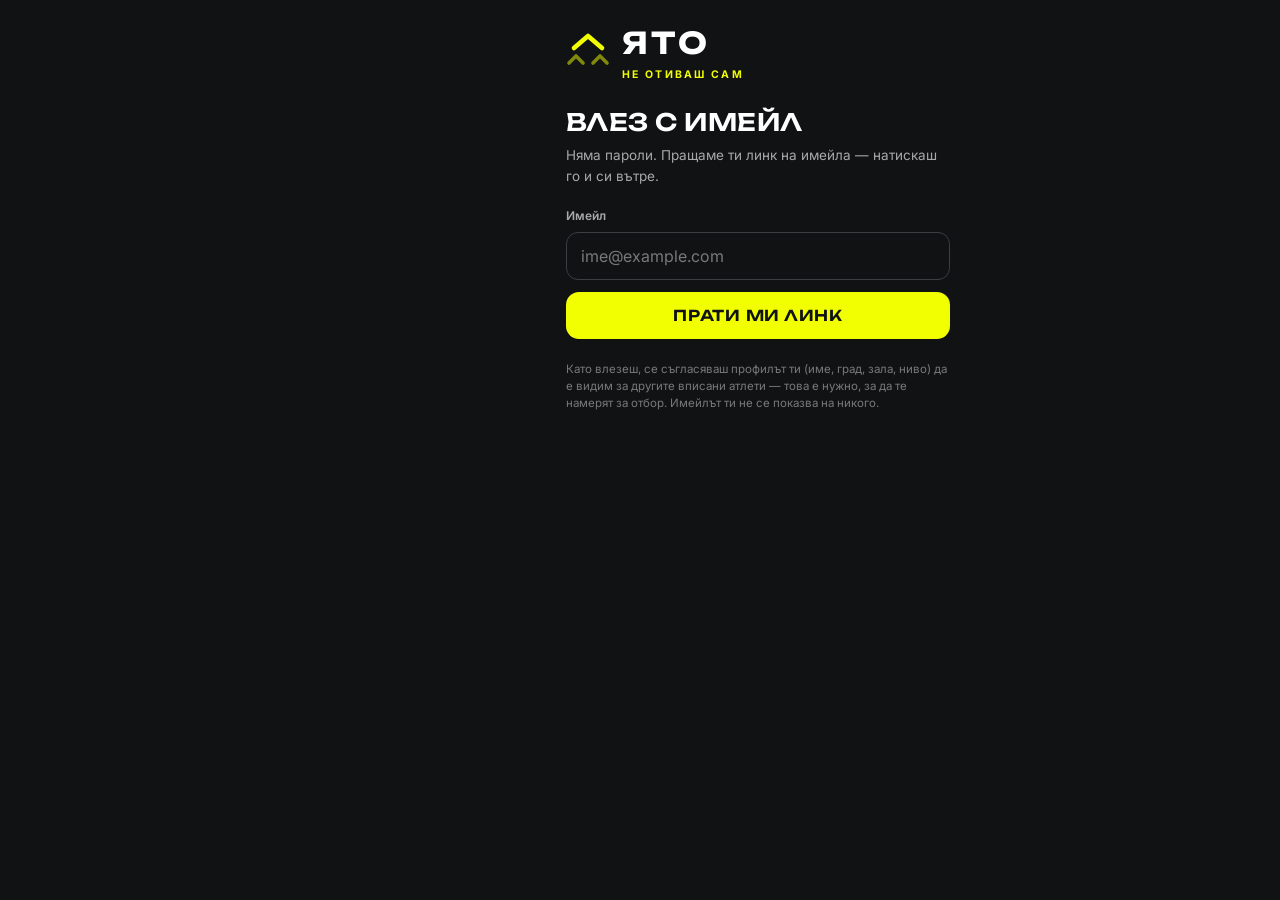
<file: app/profile.html>
<!DOCTYPE html>
<html lang="bg">
<head>
<meta charset="UTF-8">
<meta name="viewport" content="width=device-width, initial-scale=1, viewport-fit=cover">
<title>Профил — ЯТО</title>
<meta name="theme-color" content="#101214">
<link rel="icon" href="../favicon.svg" type="image/svg+xml">
<link rel="preconnect" href="https://fonts.googleapis.com">
<link rel="preconnect" href="https://fonts.gstatic.com" crossorigin>
<link href="https://fonts.googleapis.com/css2?family=Inter:wght@400;500;600;700&family=Unbounded:wght@400;500;600;700&display=swap" rel="stylesheet">
<link rel="stylesheet" href="app.css">
<style>
  .stats{display:flex;gap:8px;margin-top:16px}
  .stats div{flex:1;background:rgba(0,0,0,.3);border:1px solid var(--graphite);
    border-radius:12px;padding:10px 8px}
  .stats b{font-family:var(--display);font-size:21px;display:block;line-height:1.1}
  .stats span{font-size:9.5px;color:var(--ash);text-transform:uppercase;letter-spacing:.07em}
  .sbar{margin-bottom:15px}
  .sbar .lb{display:flex;justify-content:space-between;align-items:baseline;gap:10px;margin-bottom:6px}
  .bar .lb b{font-size:13.5px;font-weight:600}
  .bar .lb i{font-style:normal;font-family:var(--display);font-size:15px}
  .track{height:8px;border-radius:100px;background:var(--graphite);overflow:hidden}
  .fill{height:100%;border-radius:100px;background:linear-gradient(90deg,#C8D400,#F1FF00)}
  .fill.g{background:linear-gradient(90deg,#99582A,#FBB03B)}
  .sbar .nt{font-size:11px;color:var(--ash);margin-top:5px}
  .more{display:flex;align-items:center;gap:12px;background:var(--charcoal);
    border:1px solid var(--graphite);border-radius:14px;padding:14px 15px;margin-bottom:8px;
    text-decoration:none;transition:border-color .15s}
  a.more:hover{border-color:var(--graphite2)}
  .more.off{opacity:.55}
  .more .ic{width:32px;height:32px;border-radius:10px;flex:none;display:flex;align-items:center;
    justify-content:center;background:var(--graphite);font-size:15px}
  .more .tx b{display:block;font-size:14px;font-weight:600;line-height:1.3}
  .more .tx span{display:block;color:var(--ash);font-size:12px;margin-top:1px}
  .more .rt{margin-left:auto;flex:none;color:var(--ash);font-size:11.5px}
</style>
</head>
<body>
<header><div class="wrap"><div class="bar"></div></div></header>
<main><div class="wrap" id="root"><div class="skeleton" style="height:120px"></div><div class="skeleton"></div></div></main>
<nav class="tabs"></nav>

<script type="module">
import { sb, configured, $, esc, mountChrome, requireAuth, initials, igHandle,
         show, hide, signOut, renderNotConfigured } from "./app.js";

/* Лента спрямо най-доброто, което ЯТО познава. Не измисляме норми —
   сравняваме с истинските числа на истинските профили тук.        */
function bar(label, mine, all, unit = "кг", lowerBetter = false) {
  if (!(Number(mine) > 0)) return "";
  const vals = all.filter(v => Number(v) > 0).map(Number);
  const best = lowerBetter ? Math.min(...vals) : Math.max(...vals);
  const pct = Math.max(6, Math.min(100, Math.round(
    (lowerBetter ? best / Number(mine) : Number(mine) / best) * 100)));
  const better = vals.filter(v => lowerBetter ? v < mine : v > mine).length;
  const fmt = (v) => unit === "мм:сс"
    ? `${Math.floor(v / 60)}:${String(Math.round(v % 60)).padStart(2, "0")}`
    : `${v} ${unit}`;
  return `
    <div class="sbar">
      <div class="lb"><b>${esc(label)}</b><i class="tnum">${esc(fmt(Number(mine)))}</i></div>
      <div class="track"><div class="fill ${pct >= 100 ? "" : "g"}" style="width:${pct}%"></div></div>
      <div class="nt">${vals.length === 1
        ? "Засега само ти си попълнил това"
        : better === 0
          ? `Най-доброто в ЯТО от ${vals.length} попълнени`
          : `№${better + 1} от ${vals.length} попълнени · най-доброто е ${esc(fmt(best))}`}</div>
    </div>`;
}

if (!configured) { mountChrome({ title:"Профил", active:"me" }); renderNotConfigured(); }
else {
  const p = await requireAuth();
  if (p) {
    mountChrome({ title: "Профил", active: "me", profile: p });

    const opt = (v, cur) => `<option ${v === (cur || "") ? "selected" : ""}>${esc(v)}</option>`;
    const val = (v) => v ?? "";

    // всичко долу е сметнато от истински редове, не от кръгли числа
    const [{ data: myComps }, { data: myMatches }, { data: everyone }] = await Promise.all([
      sb.from("attendances").select("*, competitions(*)").eq("profile_id", p.id),
      sb.from("matches").select("*"),
      sb.from("profiles").select("snatch_kg, clean_jerk_kg, back_squat_kg, fran_seconds, strict_pullups"),
    ]);

    const comps = (myComps || []).filter(a => a.competitions);
    const countries = new Set(comps.map(a => a.competitions.country).filter(Boolean));
    const col = (k) => (everyone || []).map(x => x[k]);

    const statsHtml = `
      <div class="stats">
        <div><b class="tnum">${comps.length}</b><span>Състезания</span></div>
        <div><b class="tnum">${(myMatches || []).length}</b><span>Съвпадения</span></div>
        <div><b class="tnum">${countries.size}</b><span>Държави</span></div>
      </div>`;

    const barsHtml = [
      bar("Snatch", p.snatch_kg, col("snatch_kg")),
      bar("Clean & Jerk", p.clean_jerk_kg, col("clean_jerk_kg")),
      bar("Back squat", p.back_squat_kg, col("back_squat_kg")),
      bar("Строги набирания", p.strict_pullups, col("strict_pullups"), "бр."),
      bar("Fran", p.fran_seconds, col("fran_seconds"), "мм:сс", true),
    ].join("");

    // съотношение snatch : клек — истинска треньорска проверка
    const ratio = (Number(p.snatch_kg) > 0 && Number(p.back_squat_kg) > 0)
      ? Math.round((Number(p.snatch_kg) / Number(p.back_squat_kg)) * 100) : null;
    const ratioHtml = ratio === null ? "" : `
      <div class="card" style="margin-top:2px">
        <div class="lb" style="display:flex;justify-content:space-between;align-items:baseline">
          <b style="font-size:13.5px">Snatch спрямо клека</b>
          <i style="font-style:normal;font-family:var(--display);font-size:15px" class="tnum">${ratio}%</i>
        </div>
        <p class="tiny" style="margin-top:7px">${
          ratio < 55 ? "Силата я имаш, техниката изостава. Повече работа по вдигането, по-малко по клека."
          : ratio > 72 ? "Техниката ти изпреварва силата. Клекът е това, което ще вдигне тавана."
          : "В добро съотношение — силата и техниката вървят заедно."}</p>
      </div>`;

    $("#root").innerHTML = `
      <div class="card" style="text-align:center;background:linear-gradient(150deg,rgba(241,255,0,.10),transparent 60%),var(--charcoal)">
        <div class="ava y" style="width:72px;height:72px;border-radius:50%;font-size:24px;margin:4px auto 12px">${esc(initials(p.name || p.email))}</div>
        <div class="d" style="font-size:20px">${esc(p.name || "Без име")}</div>
        <div class="muted">${esc(p.email || "")}</div>
        ${p.is_admin ? `<span class="pill em" style="margin-top:9px">Админ</span>` : ""}
        ${statsHtml}
      </div>

      <div class="msg" id="msg"></div>

      ${barsHtml ? `<div class="eyebrow">Къде си спрямо ятото</div>
        <div class="card">${barsHtml}
          <p class="tiny">Сравнението е с профилите в ЯТО, не с световни норми.
          Колкото повече хора влязат, толкова по-истинско става.</p>
        </div>${ratioHtml}` : ""}


      <div class="eyebrow">Кой си</div>
      <div class="card">
        <div class="field"><label for="name">Име</label><input id="name" maxlength="60" value="${esc(val(p.name))}" placeholder="Име и фамилия"></div>
        <div class="grid2">
          <div class="field"><label for="city">Град</label>
            <select id="city">${["", "София","Пловдив","Варна","Бургас","Русе","Стара Загора","Друг в България","В чужбина"].map(v => opt(v, p.city)).join("")}</select></div>
          <div class="field"><label for="division">Дивизия</label>
            <select id="division">${["", "RX","Scaled","Masters 35+","Не се състезавам още"].map(v => opt(v, p.division)).join("")}</select></div>
        </div>
        <div class="field"><label for="gym">Зала</label><input id="gym" maxlength="60" value="${esc(val(p.gym))}" placeholder="напр. CrossFit 681"></div>
        <div class="field">
          <label for="instagram">Instagram</label>
          <input id="instagram" maxlength="60" value="${esc(val(p.instagram))}" placeholder="@potrebitel">
          <p class="tiny" style="margin-top:6px">Това е единственият начин някой да се свърже с теб.
          Чат в приложението няма нарочно — така никой не пази съобщенията ти и няма кой да ти спами.</p>
        </div>
        <div class="field"><label for="bio">За теб (по избор)</label><textarea id="bio" maxlength="280" placeholder="Какво търсиш, какво ти е силното">${esc(val(p.bio))}</textarea></div>
      </div>

      <div class="eyebrow">Профил на силата</div>
      <div class="card">
        <p class="tiny" style="margin-bottom:14px">По тези числа те свързваме с хора на твоето ниво.
        Дръж ги честни — 60% съвпадение боли повече на състезанието, отколкото в приложението.</p>
        <div class="grid2">
          <div class="field"><label for="snatch">Snatch (кг)</label><input type="number" inputmode="decimal" id="snatch" value="${esc(val(p.snatch_kg))}"></div>
          <div class="field"><label for="cj">Clean &amp; Jerk (кг)</label><input type="number" inputmode="decimal" id="cj" value="${esc(val(p.clean_jerk_kg))}"></div>
          <div class="field"><label for="bs">Back squat (кг)</label><input type="number" inputmode="decimal" id="bs" value="${esc(val(p.back_squat_kg))}"></div>
          <div class="field"><label for="pu">Строги набирания</label><input type="number" inputmode="numeric" id="pu" value="${esc(val(p.strict_pullups))}"></div>
        </div>
        <div class="field"><label for="fran">Fran (мм:сс)</label><input id="fran" placeholder="3:24" value="${p.fran_seconds ? Math.floor(p.fran_seconds/60) + ":" + String(p.fran_seconds%60).padStart(2,"0") : ""}"></div>
      </div>

      <button class="btn" id="save">Запази</button>

      <div class="eyebrow">Още</div>
      <a class="more" href="team.html">
        <div class="ic">◇</div>
        <div class="tx"><b>Намери ято</b><span>Съотборници на твоето ниво</span></div>
        <div class="rt">›</div>
      </a>
      <a class="more" href="competitions.html">
        <div class="ic">▤</div>
        <div class="tx"><b>Календар</b><span>Всички състезания</span></div>
        <div class="rt">›</div>
      </a>
      <div class="more off">
        <div class="ic">◐</div>
        <div class="tx"><b>Часовник и пулсомер</b><span>Garmin, Polar, Apple Watch</span></div>
        <div class="rt">Фаза 2</div>
      </div>
      <div class="more off">
        <div class="ic">◈</div>
        <div class="tx"><b>Хранене и добавки</b><span>Планове от Ванеса и Марина</span></div>
        <div class="rt">Фаза 2</div>
      </div>
      <div class="more off">
        <div class="ic">▲</div>
        <div class="tx"><b>Лагери</b><span>Тренировъчни лагери в БГ и Европа</span></div>
        <div class="rt">Фаза 2</div>
      </div>

      <button class="btn ghost" id="out" style="margin-top:6px">Излез</button>

      <p class="tiny" style="margin:18px 0 4px">Профилът ти (без имейла) се вижда от другите вписани атлети.
      Това е нужно, за да те намерят за отбор.</p>
    `;

    $("#save").addEventListener("click", async () => {
      const btn = $("#save"); btn.disabled = true; btn.textContent = "Записваме…"; hide($("#msg"));

      const num = (id) => { const v = $(id).value.trim(); return v === "" ? null : Number(v); };
      const fran = (() => {
        const v = $("#fran").value.trim();
        if (!v) return null;
        const m = v.match(/^(\d+):([0-5]\d)$/);
        return m ? Number(m[1]) * 60 + Number(m[2]) : null;
      })();

      if ($("#fran").value.trim() && fran === null) {
        btn.disabled = false; btn.textContent = "Запази";
        return show($("#msg"), "Fran се пише като 3:24 — минути двоеточие секунди.", "err");
      }

      const patch = {
        name: $("#name").value.trim() || null,
        city: $("#city").value || null,
        division: $("#division").value || null,
        gym: $("#gym").value.trim() || null,
        instagram: igHandle($("#instagram").value) || null,
        bio: $("#bio").value.trim() || null,
        snatch_kg: num("#snatch"), clean_jerk_kg: num("#cj"),
        back_squat_kg: num("#bs"), strict_pullups: num("#pu"),
        fran_seconds: fran,
      };

      const { error } = await sb.from("profiles").update(patch).eq("id", p.id);
      btn.disabled = false; btn.textContent = "Запази";
      if (error) { console.error(error); show($("#msg"), "Не се записа. Пробвай пак.", "err"); }
      else { show($("#msg"), "Записано.", "ok"); setTimeout(() => location.reload(), 700); }
    });

    $("#out").addEventListener("click", signOut);
  }
}
</script>
</body>
</html>
</file>
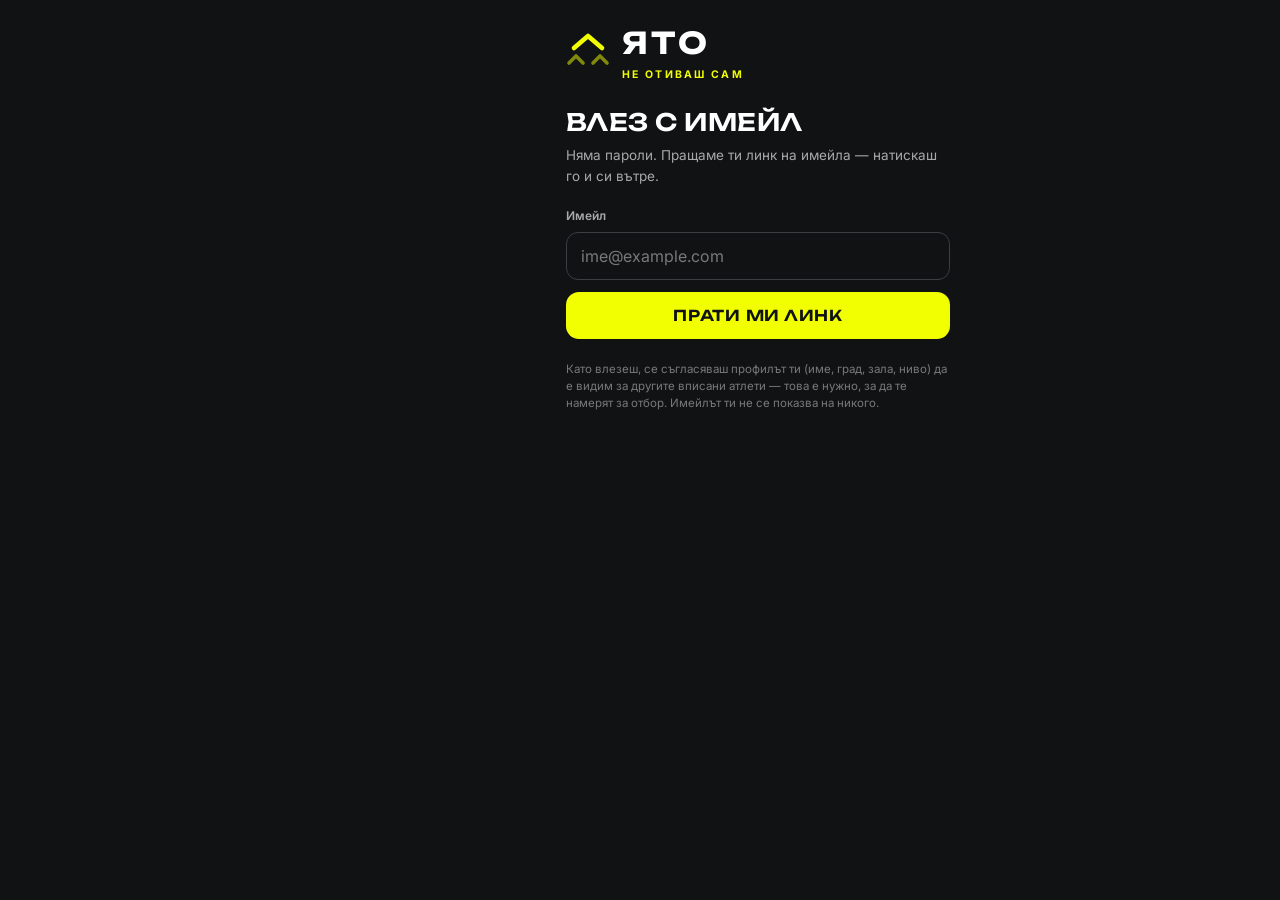
<file: app/team.html>
<!DOCTYPE html>
<html lang="bg">
<head>
<meta charset="UTF-8">
<meta name="viewport" content="width=device-width, initial-scale=1, viewport-fit=cover">
<title>Намери ято — ЯТО</title>
<meta name="theme-color" content="#101214">
<link rel="icon" href="../favicon.svg" type="image/svg+xml">
<link rel="preconnect" href="https://fonts.googleapis.com">
<link rel="preconnect" href="https://fonts.gstatic.com" crossorigin>
<link href="https://fonts.googleapis.com/css2?family=Inter:wght@400;500;600;700&family=Unbounded:wght@400;500;600;700&display=swap" rel="stylesheet">
<link rel="stylesheet" href="app.css">
<style>
  .deck{position:relative;height:462px;margin:6px 0 18px;touch-action:pan-y}
  .swipe{position:absolute;inset:0;background:var(--charcoal);border:1px solid var(--graphite);
    border-radius:22px;padding:22px;display:flex;flex-direction:column;
    will-change:transform;user-select:none;-webkit-user-select:none;cursor:grab}
  .swipe:active{cursor:grabbing}
  .swipe.gone{transition:transform .32s ease,opacity .32s ease;opacity:0}
  .swipe .big{width:86px;height:86px;border-radius:26px;display:flex;align-items:center;
    justify-content:center;font-family:var(--display);font-size:30px;font-weight:600;color:#fff;
    background:linear-gradient(135deg,#79797B,#3B3E43);margin-bottom:16px}
  .swipe .big.y{background:linear-gradient(135deg,#F1FF00,#C8D400);color:#101214}
  .swipe .big.g{background:linear-gradient(135deg,#FBB03B,#99582A)}
  .swipe h2{font-size:25px;line-height:1.1;margin-bottom:5px}
  .swipe .who{color:var(--steel);font-size:14px}
  .swipe .bio{color:var(--steel);font-size:14px;margin-top:14px;line-height:1.55}
  .pctbig{position:absolute;top:22px;right:22px;text-align:right}
  .pctbig b{font-family:var(--display);font-size:30px;color:var(--ready);line-height:1;display:block}
  .pctbig span{font-size:9px;color:var(--ash);text-transform:uppercase;letter-spacing:.1em}
  .nonums{margin-top:auto;background:var(--obsidian);border:1px dashed var(--graphite2);
    border-radius:12px;padding:13px 14px;color:var(--ash);font-size:12.5px;line-height:1.5}
  .lifts{display:grid;grid-template-columns:1fr 1fr;gap:8px;margin-top:auto}
  .lift{background:var(--obsidian);border:1px solid var(--graphite);border-radius:12px;padding:9px 11px}
  .lift b{font-family:var(--display);font-size:17px;display:block;line-height:1.15}
  .lift span{font-size:9.5px;color:var(--ash);text-transform:uppercase;letter-spacing:.07em}
  .stamp{position:absolute;top:28px;font-family:var(--display);font-size:26px;
    padding:7px 16px;border-radius:12px;border:3px solid;opacity:0;transform:rotate(-11deg)}
  .stamp.yes{left:24px;color:var(--ready);border-color:var(--ready)}
  .stamp.no{right:24px;color:var(--danger);border-color:var(--danger);transform:rotate(11deg)}
  .acts{display:flex;gap:14px;justify-content:center;align-items:center}
  .circ{width:62px;height:62px;border-radius:50%;border:1px solid var(--graphite2);
    background:var(--charcoal);color:var(--chalk);font-size:24px;cursor:pointer;
    display:flex;align-items:center;justify-content:center;transition:transform .12s,border-color .15s}
  .circ:active{transform:scale(.92)}
  .circ.no:hover{border-color:var(--danger);color:var(--danger)}
  .circ.yes{width:72px;height:72px;background:var(--ember);color:#101214;border:0;font-size:28px}
  .matchbox{background:linear-gradient(150deg,rgba(241,255,0,.16),transparent 62%),var(--charcoal);
    border:1px solid rgba(241,255,0,.35);border-radius:var(--r);padding:18px;margin-bottom:12px}
  .alertline{display:block;background:rgba(251,176,59,.10);border:1px solid rgba(251,176,59,.3);
    border-radius:12px;padding:11px 13px;color:var(--warn);font-size:12.5px;line-height:1.5;
    text-decoration:none;margin-bottom:12px}
  .seg2{display:flex;background:var(--charcoal);border:1px solid var(--graphite);
    border-radius:12px;padding:3px;margin-bottom:14px}
  .seg2 button{flex:1;background:none;border:0;color:var(--steel);font-size:13px;font-weight:600;
    padding:9px;border-radius:9px;cursor:pointer;font-family:inherit}
  .seg2 button.on{background:var(--graphite2);color:var(--chalk)}
  @media(max-width:380px){ .deck{height:430px} .swipe{padding:18px} }
</style>
</head>
<body>
<header><div class="wrap"><div class="bar"></div></div></header>
<main><div class="wrap" id="root"><div class="skeleton" style="height:440px"></div></div></main>
<nav class="tabs"></nav>

<script type="module">
import { sb, configured, $, esc, mountChrome, requireAuth, initials, igHandle,
         matchScore, renderNotConfigured } from "./app.js";

if (!configured) { mountChrome({ title:"Намери ято", active:"team" }); renderNotConfigured(); }
else {
  const me = await requireAuth();
  if (me) {
    mountChrome({ title: "Намери ято", active: "team", profile: me });
    await boot(me);
  }
}

async function boot(me) {
  const root = $("#root");

  // Профилът трябва да е попълнен, иначе съвпадението е безсмислено
  if (!me.name || !me.instagram) {
    root.innerHTML = `
      <div class="setup">
        <h3 style="font-size:18px;margin-bottom:8px">Първо си попълни профила</h3>
        <p class="muted">Без име и Instagram никой не може да те намери, нито ти да се свържеш
        с някого. Отнема минута.</p>
        <a class="btn" style="margin-top:14px" href="profile.html">Към профила</a>
      </div>`;
    return;
  }

  const [{ data: people }, { data: mySwipes }, { data: myMatches }] = await Promise.all([
    sb.from("profiles").select("*").neq("id", me.id),
    sb.from("swipes").select("target_id"),
    sb.from("matches").select("*"),
  ]);

  const seen = new Set((mySwipes || []).map(s => s.target_id));
  const matchIds = new Set((myMatches || []).flatMap(m => [m.a_id, m.b_id]).filter(id => id !== me.id));

  // подредени по съвпадение, без вече прегледаните
  let deck = (people || [])
    .filter(p => !seen.has(p.id) && !matchIds.has(p.id) && p.name)
    .map(p => ({ ...p, m: matchScore(me, p) }))
    .sort((a, b) => (b.m.pct ?? -1) - (a.m.pct ?? -1));

  const iHaveNums = [me.snatch_kg, me.clean_jerk_kg, me.back_squat_kg, me.fran_seconds]
    .some(v => Number(v) > 0);

  render();

  function render(tab = "deck") {
    root.innerHTML = `
      <div class="seg2" id="seg">
        <button data-t="deck" class="${tab === "deck" ? "on" : ""}">Търси (${deck.length})</button>
        <button data-t="matches" class="${tab === "matches" ? "on" : ""}">Съвпадения (${matchIds.size})</button>
      </div>
      <div id="pane"></div>`;

    $("#seg").addEventListener("click", (e) => {
      const b = e.target.closest("button[data-t]"); if (!b) return;
      render(b.dataset.t);
    });

    if (tab === "deck") drawDeck(); else drawMatches();
  }

  function drawDeck() {
    const pane = $("#pane");
    if (!deck.length) {
      pane.innerHTML = `
        <div class="empty">
          <h3>Няма кого да разгледаш</h3>
          <p class="muted">Или ги разгледа всички, или още няма достатъчно хора.
          При ${(people || []).length + 1} профила в базата това е нормално — покани хора от залата си.</p>
        </div>
        ${(people || []).length && seen.size
          ? `<button class="btn ghost" id="reset">Покажи ги пак</button>` : ""}`;
      $("#reset")?.addEventListener("click", async () => {
        await sb.from("swipes").delete().eq("swiper_id", me.id);
        location.reload();
      });
      return;
    }

    const top = deck[0], next = deck[1];
    pane.innerHTML = `
      ${iHaveNums ? "" : `
        <a class="alertline" href="profile.html">
          Нямаш попълнени килограми — затова никъде не пише процент.
          Попълни ги в профила и подредбата става по ниво. ›
        </a>`}
      <div class="deck" id="deck">
        ${next ? card(next, true) : ""}
        ${card(top, false)}
      </div>
      <div class="acts">
        <button class="circ no" id="nope" aria-label="Подмини">✕</button>
        <button class="circ yes" id="yep" aria-label="Интересува ме">✓</button>
      </div>
      <p class="tiny" style="text-align:center;margin-top:14px">
        Плъзни картата настрани или натисни бутоните.
        Instagram-ите се показват само при взаимен интерес.</p>`;

    wireSwipe();
  }

  function card(p, isBack) {
    const pct = p.m.pct;
    const hasNums = [p.snatch_kg, p.clean_jerk_kg, p.back_squat_kg, p.fran_seconds]
      .some(v => Number(v) > 0);
    const lift = (v, l) => v ? `<div class="lift"><b class="tnum">${esc(v)}</b><span>${l}</span></div>` : "";
    const fran = p.fran_seconds
      ? `<div class="lift"><b class="tnum">${Math.floor(p.fran_seconds/60)}:${String(p.fran_seconds%60).padStart(2,"0")}</b><span>Fran</span></div>` : "";
    return `
      <article class="swipe" data-id="${p.id}" style="${isBack ? "transform:scale(.96) translateY(10px);opacity:.6;pointer-events:none" : ""}">
        <div class="stamp yes">ДА</div>
        <div class="stamp no">НЕ</div>
        ${pct !== null ? `<div class="pctbig"><b>${pct}%</b><span>съвпадение</span></div>` : ""}
        <div class="big ${pct !== null && pct >= 80 ? "y" : "g"}">${esc(initials(p.name))}</div>
        <h2>${esc(p.name)}</h2>
        <div class="who">${[p.gym, p.division, p.city].filter(Boolean).map(esc).join(" · ") || "Без данни"}</div>
        ${p.bio ? `<div class="bio">${esc(p.bio)}</div>` : ""}
        ${p.m.reasons.length ? `<div class="chips" style="margin-top:12px">${
          p.m.reasons.map(r => `<span class="pill ok">${esc(r)}</span>`).join("")}</div>` : ""}
        ${hasNums
          ? `<div class="lifts">
              ${lift(p.snatch_kg, "Snatch, кг")}
              ${lift(p.clean_jerk_kg, "C&amp;J, кг")}
              ${lift(p.back_squat_kg, "Клек, кг")}
              ${fran}
            </div>`
          : `<div class="nonums">Числата още не са попълнени — затова няма процент.<br>
              Прецени по залата, дивизията и града.</div>`}
      </article>`;
  }

  function wireSwipe() {
    const el = $(".deck .swipe:last-child");
    if (!el) return;
    const yes = el.querySelector(".stamp.yes"), no = el.querySelector(".stamp.no");
    let startX = 0, startY = 0, dx = 0, dy = 0, dragging = false;

    const down = (x, y) => { dragging = true; startX = x; startY = y; el.style.transition = "none"; };
    const move = (x, y) => {
      if (!dragging) return;
      dx = x - startX; dy = y - startY;
      el.style.transform = `translate(${dx}px, ${dy * .25}px) rotate(${dx / 22}deg)`;
      yes.style.opacity = Math.max(0, Math.min(1, dx / 90));
      no.style.opacity = Math.max(0, Math.min(1, -dx / 90));
    };
    const up = () => {
      if (!dragging) return;
      dragging = false;
      el.style.transition = "transform .25s ease";
      if (Math.abs(dx) > 95) decide(dx > 0);
      else { el.style.transform = ""; yes.style.opacity = 0; no.style.opacity = 0; }
      dx = 0;
    };

    el.addEventListener("pointerdown", e => { el.setPointerCapture(e.pointerId); down(e.clientX, e.clientY); });
    el.addEventListener("pointermove", e => move(e.clientX, e.clientY));
    el.addEventListener("pointerup", up);
    el.addEventListener("pointercancel", up);

    $("#yep").addEventListener("click", () => decide(true));
    $("#nope").addEventListener("click", () => decide(false));

    async function decide(liked) {
      const target = deck[0];
      el.style.transition = "transform .32s ease, opacity .32s ease";
      el.style.transform = `translate(${liked ? 700 : -700}px, -40px) rotate(${liked ? 30 : -30}deg)`;
      el.style.opacity = "0";

      const { error } = await sb.from("swipes")
        .upsert({ swiper_id: me.id, target_id: target.id, liked });
      if (error) console.error(error);

      let matched = false;
      if (liked) {
        const { data } = await sb.from("matches").select("*");
        const ids = new Set((data || []).flatMap(m => [m.a_id, m.b_id]));
        if (ids.has(target.id)) { matched = true; matchIds.add(target.id); }
      }

      deck = deck.slice(1);
      setTimeout(() => { render("deck"); if (matched) celebrate(target); }, 260);
    }
  }

  function celebrate(p) {
    const ig = igHandle(p.instagram);
    $("#pane").innerHTML = `
      <div class="matchbox" style="text-align:center;padding:30px 20px">
        <div class="d" style="font-size:13px;letter-spacing:.2em;color:var(--ember)">ВЗАИМЕН ИНТЕРЕС</div>
        <h2 style="font-size:27px;margin:12px 0 8px">${esc(p.name)} също те хареса</h2>
        <p class="muted">Сега можете да се чуете. Не отлагай — две седмици преди
        старта чакането излиза скъпо.</p>
        ${ig
          ? `<a class="btn" style="margin-top:18px" target="_blank" rel="noopener"
               href="https://instagram.com/${encodeURIComponent(ig)}">Пиши в Instagram @${esc(ig)}</a>`
          : `<p class="tiny" style="margin-top:14px">Няма посочен Instagram — виж го в „Съвпадения" по-късно.</p>`}
        <button class="btn ghost" style="margin-top:10px" id="cont">Продължи</button>
      </div>`;
    $("#cont").addEventListener("click", () => render("deck"));
  }

  function drawMatches() {
    const pane = $("#pane");
    const list = (people || []).filter(p => matchIds.has(p.id));
    if (!list.length) {
      pane.innerHTML = `<div class="empty"><h3>Още нямаш съвпадения</h3>
        <p class="muted">Съвпадение става, когато и двамата се харесате.
        Дотогава никой не вижда кого си харесал.</p></div>`;
      return;
    }
    pane.innerHTML = list.map(p => {
      const ig = igHandle(p.instagram);
      return `<div class="matchbox">
        <div class="ath">
          <div class="ava y">${esc(initials(p.name))}</div>
          <div style="min-width:0">
            <div class="nm">${esc(p.name)}</div>
            <div class="sub">${[p.gym, p.division, p.city].filter(Boolean).map(esc).join(" · ")}</div>
          </div>
        </div>
        ${ig
          ? `<a class="btn sm" style="margin-top:13px" target="_blank" rel="noopener"
               href="https://instagram.com/${encodeURIComponent(ig)}">Пиши в Instagram @${esc(ig)}</a>`
          : `<p class="tiny" style="margin-top:11px">Няма посочен Instagram.</p>`}
      </div>`;
    }).join("");
  }
}
</script>
</body>
</html>
</file>
<file: site.css>
/* ЯТО — споделени стилове за публичния сайт */
:root{
  /* Черното вече не е неутрално — има зелен оттенък, за да седне
     градиентът. Неонът #F1FF00 е жълто-зелен, така че двете си пасват. */
  --obsidian:#0A0F0C; --charcoal:#141A17; --graphite:#212B25; --graphite2:#303D35;
  --moss:#0E2118;      /* най-тъмното зелено в градиента */
  --moss-lit:#14311F;  /* зеленото на светлото петно */
  --ember:#F1FF00; --ember-soft:#FBB03B; --chalk:#FFFFFF; --steel:#A9A9AB; --ash:#79797B;
  --ready:#34D399; --warn:#FBB03B; --danger:#FF3B5C; --data:#C9C9CB;
  --display:'Unbounded','Arial Black','DejaVu Sans',system-ui,sans-serif;
}
*{box-sizing:border-box;margin:0;padding:0}
html{scroll-behavior:smooth;-webkit-text-size-adjust:100%;background:#070B09}
body{
  font-family:'Inter',system-ui,-apple-system,sans-serif;color:var(--chalk);
  background:transparent;line-height:1.6;overflow-x:hidden;
  position:relative;
}

/* ============================================================
   ФОН — черно към тъмно зелено
   Отделен фиксиран слой, за да не се пресмята при всеки скрол.
   Две петна се движат много бавно — усеща се, не се гледа.
   ============================================================ */
body::before{
  content:"";position:fixed;inset:-20vmax;z-index:-2;pointer-events:none;
  background:
    radial-gradient(58vmax 46vmax at 18% 8%,  rgba(20,49,31,.62), transparent 64%),
    radial-gradient(52vmax 44vmax at 88% 82%, rgba(14,33,24,.75), transparent 62%),
    linear-gradient(168deg, #070B09 0%, #0B1710 46%, #08100C 100%);
  animation:breathe 34s ease-in-out infinite alternate;
}
/* Тънка зърнистост, за да не се набива преходът на стъпки. */
body::after{
  content:"";position:fixed;inset:0;z-index:-1;pointer-events:none;opacity:.035;
  background-image:url("data:image/svg+xml;utf8,<svg xmlns='http://www.w3.org/2000/svg' width='140' height='140'><filter id='n'><feTurbulence type='fractalNoise' baseFrequency='.85' numOctaves='3'/></filter><rect width='140' height='140' filter='url(%23n)'/></svg>");
}
@keyframes breathe{
  from{transform:translate3d(0,0,0) scale(1)}
  to  {transform:translate3d(-2.2%,1.6%,0) scale(1.06)}
}
h1,h2,h3,.d{font-family:var(--display);text-transform:uppercase;letter-spacing:.02em;font-weight:600;line-height:1.02}
a{color:inherit}
.wrap{max-width:1080px;margin:0 auto;padding:0 22px}
.narrow{max-width:720px;margin:0 auto}
section{padding:76px 0;position:relative}

/* ---------- nav ---------- */
nav{position:sticky;top:0;z-index:100;backdrop-filter:blur(16px);background:rgba(8,13,10,.72);border-bottom:1px solid rgba(33,43,37,.9)}
nav .wrap{display:flex;align-items:center;justify-content:space-between;padding-top:13px;padding-bottom:13px}
.brand{display:flex;align-items:center;gap:10px;text-decoration:none}
.brand svg{width:32px;height:32px;flex:none}
.brand b{font-family:var(--display);font-size:22px;text-transform:uppercase;letter-spacing:.08em;font-weight:600}
.navcta{background:var(--ember);color:#101214;text-decoration:none;font-family:var(--display);font-size:13px;text-transform:uppercase;letter-spacing:.07em;padding:9px 16px;border-radius:10px;font-weight:600;white-space:nowrap}

/* ---------- hero ---------- */
.hero{
  padding:64px 0 72px;
  background:
    radial-gradient(760px 520px at 12% -10%, rgba(241,255,0,.24), transparent 62%),
    radial-gradient(620px 460px at 96% 8%, rgba(52,211,153,.10), transparent 60%);
}
.hero .kicker{color:var(--ember);font-family:var(--display);font-size:12.5px;letter-spacing:.24em;text-transform:uppercase;margin-bottom:18px}
.hero h1{font-size:clamp(46px,10.5vw,92px);margin-bottom:20px}
.hero h1 em{font-style:normal;color:var(--ember);display:block}
.lede{font-size:clamp(17px,2.4vw,21px);color:var(--steel);max-width:600px;margin-bottom:14px}
.lede b{color:var(--chalk);font-weight:600}
.hero .sub{color:var(--ash);font-size:15px;max-width:560px;margin-bottom:32px}

/* ---------- form ---------- */
.form{background:var(--charcoal);border:1px solid var(--graphite);border-radius:20px;padding:22px;max-width:520px}
.form h3{font-size:20px;margin-bottom:6px}
.form .fine{color:var(--ash);font-size:12.5px;line-height:1.5;margin-bottom:16px}
.field{margin-bottom:10px}
.field label{display:block;font-size:12px;color:var(--steel);font-weight:600;margin-bottom:6px}
input,select,textarea{
  width:100%;background:var(--obsidian);border:1px solid var(--graphite2);color:var(--chalk);
  border-radius:12px;padding:13px 14px;font-family:inherit;font-size:15px;outline:none;transition:border-color .18s;
}
input:focus,select:focus,textarea:focus{border-color:var(--ember)}
input::placeholder,textarea::placeholder{color:var(--ash)}
select{appearance:none;background-image:url("data:image/svg+xml;utf8,<svg xmlns='http://www.w3.org/2000/svg' viewBox='0 0 24 24' fill='none' stroke='%23A9A9AB' stroke-width='2'><path d='M6 9l6 6 6-6'/></svg>");background-repeat:no-repeat;background-position:right 12px center;background-size:18px;padding-right:40px}
textarea{resize:vertical;min-height:76px;line-height:1.5}
.btn{
  width:100%;background:var(--ember);color:#101214;border:0;border-radius:13px;padding:16px;
  font-family:var(--display);font-size:16px;text-transform:uppercase;letter-spacing:.06em;font-weight:600;
  cursor:pointer;transition:filter .15s,transform .12s;margin-top:6px;text-decoration:none;
}
.btn:hover{filter:brightness(1.09)} .btn:active{transform:scale(.985)}
.btn[disabled]{opacity:.55;cursor:wait}
.more{background:none;border:0;color:var(--steel);font-size:13px;font-weight:600;cursor:pointer;padding:8px 0;font-family:inherit;text-decoration:underline;text-underline-offset:3px}
.msg{display:none;border-radius:13px;padding:14px;font-size:14px;line-height:1.55;margin-top:12px}
.msg.ok{display:block;background:rgba(52,211,153,.11);border:1px solid rgba(52,211,153,.32);color:var(--ready)}
.msg.err{display:block;background:rgba(255,59,92,.10);border:1px solid rgba(255,59,92,.32);color:#FDA4AF}

/* ---------- generic blocks ---------- */
.eye{font-family:var(--display);font-size:12px;letter-spacing:.2em;color:var(--ember);text-transform:uppercase;margin-bottom:14px}
h2{font-size:clamp(30px,5.6vw,46px);margin-bottom:18px}
.grid{display:grid;gap:14px;margin-top:30px}
@media(min-width:760px){.grid.g3{grid-template-columns:repeat(3,1fr)}.grid.g2{grid-template-columns:repeat(2,1fr)}}
.card{background:var(--charcoal);border:1px solid var(--graphite);border-radius:18px;padding:24px}
.card .n{font-family:var(--display);font-size:13px;color:var(--ember);letter-spacing:.14em;margin-bottom:12px}
.card h3{font-size:21px;margin-bottom:9px}
.card p{color:var(--steel);font-size:14.5px}

/* problem list */
.plist{margin-top:26px}
.pitem{display:flex;gap:16px;padding:20px 0;border-bottom:1px solid var(--graphite)}
.pitem:last-child{border:0}
.pitem .ic{font-size:24px;flex:none;width:34px;text-align:center;line-height:1.3}
.pitem h3{font-size:19px;margin-bottom:5px}
.pitem p{color:var(--steel);font-size:14.5px}

/* founders */
.fgrid{display:grid;gap:14px;margin-top:30px}
@media(min-width:760px){.fgrid{grid-template-columns:repeat(3,1fr)}}
.f{background:var(--charcoal);border:1px solid var(--graphite);border-radius:18px;padding:24px;text-align:center}
.f .av{width:74px;height:74px;border-radius:50%;margin:0 auto 14px;display:flex;align-items:center;justify-content:center;font-family:var(--display);font-size:28px;color:#fff}
.f h3{font-size:20px;margin-bottom:3px}
.f .role{color:var(--ember);font-size:12px;font-weight:600;letter-spacing:.1em;text-transform:uppercase;margin-bottom:10px}
.f p{color:var(--steel);font-size:14px}

/* honest */
.honest{background:linear-gradient(160deg,rgba(241,255,0,.09),transparent 65%),var(--charcoal);border:1px solid rgba(241,255,0,.25);border-radius:20px;padding:28px}
.honest h2{font-size:clamp(25px,4.6vw,34px)}
.honest ul{list-style:none;margin-top:18px}
.honest li{display:flex;gap:12px;padding:9px 0;font-size:15px;color:var(--steel);align-items:flex-start}
.honest li b{color:var(--chalk);font-weight:600}
.honest li span{flex:none;font-size:15px;line-height:1.5}

/* cta */
.cta{background:
  radial-gradient(680px 420px at 50% 120%, rgba(241,255,0,.22), transparent 62%);
  text-align:center;padding-bottom:90px}
.cta h2{margin-bottom:14px}
.cta p{color:var(--steel);max-width:520px;margin:0 auto 28px}
.cta .form{margin:0 auto;text-align:left}

footer{border-top:1px solid var(--graphite);padding:34px 0;color:var(--ash);font-size:13px}
footer .wrap{display:flex;flex-wrap:wrap;gap:14px;justify-content:space-between;align-items:center}
footer a{color:var(--steel);text-decoration:none;margin-right:16px}
footer a:hover{color:var(--ember)}

/* ============================================================
   НАВИГАЦИЯ И ФУТЪР — добавени, когато сайтът стана многостраничен
   ============================================================ */
.navlinks{display:flex;align-items:center;gap:6px}
.navlinks a{text-decoration:none;color:var(--steel);font-size:14px;font-weight:600;
  padding:9px 11px;border-radius:10px;white-space:nowrap;transition:color .15s,background .15s}
.navlinks a:hover{color:var(--chalk);background:var(--charcoal)}
.navlinks a[aria-current]{color:var(--ember)}
.navlinks .navcta{color:#101214;background:var(--ember);padding:9px 16px}
.navlinks .navcta:hover{color:#101214;background:var(--ember);filter:brightness(1.08)}

@media (max-width:430px){
  .navlinks{gap:2px}
  .navlinks a{font-size:13px;padding:8px 8px}
  .navlinks .navcta{padding:8px 13px}
  .brand b{font-size:19px}
  .brand svg{width:27px;height:27px}
}

footer .wrap{flex-direction:column;align-items:flex-start;gap:16px}
.fnav{display:flex;flex-wrap:wrap;gap:4px}
.fnav a{margin:0;padding:6px 10px 6px 0;font-size:13.5px}
.fbottom{color:var(--ash);font-size:12.5px}

/* ============================================================
   ВЪТРЕШНИ СТРАНИЦИ (състезания, зали)
   ============================================================ */
.pagehead{padding:52px 0 8px;background:
  radial-gradient(620px 380px at 10% -20%, rgba(241,255,0,.16), transparent 62%)}
.pagehead h1{font-size:clamp(34px,7vw,60px);margin-bottom:14px}
.pagehead p{color:var(--steel);max-width:620px;font-size:16.5px}

.filters{display:flex;gap:7px;overflow-x:auto;padding:10px 0 4px;scrollbar-width:none}
.filters::-webkit-scrollbar{display:none}
.fbtn{flex:none;padding:8px 14px;border-radius:100px;background:var(--charcoal);
  border:1px solid var(--graphite);color:var(--steel);font-size:13px;font-weight:600;
  cursor:pointer;white-space:nowrap;font-family:inherit}
.fbtn.on{background:var(--ember);border-color:var(--ember);color:#101214}

.rowcard{background:var(--charcoal);border:1px solid var(--graphite);border-radius:18px;
  padding:20px;margin-bottom:12px;display:flex;gap:18px;align-items:flex-start}
.rowcard .when{width:62px;flex:none;background:var(--graphite);border-radius:13px;
  text-align:center;padding:10px 0}
.rowcard .when b{font-family:var(--display);font-size:23px;display:block;line-height:1}
.rowcard .when span{font-size:10px;color:var(--steel);text-transform:uppercase;letter-spacing:.08em}
.rowcard .body{flex:1;min-width:0}
.rowcard h3{font-size:20px;margin-bottom:5px}
.rowcard .meta{color:var(--steel);font-size:14px}
.tagrow{display:flex;gap:6px;flex-wrap:wrap;margin-top:11px}
.tag{font-size:12px;font-weight:600;padding:5px 10px;border-radius:100px;
  background:var(--graphite);color:var(--steel);white-space:nowrap}
.tag.em{background:rgba(241,255,0,.13);color:var(--ember)}
.tag.wn{background:rgba(251,176,59,.14);color:var(--warn)}
.tag.ok{background:rgba(52,211,153,.13);color:var(--ready)}
.rowcard .go{margin-top:13px;display:inline-block;text-decoration:none;color:var(--ember);
  font-size:13.5px;font-weight:600}

@media (max-width:520px){
  .rowcard{gap:13px;padding:16px}
  .rowcard .when{width:52px;padding:8px 0}
  .rowcard .when b{font-size:20px}
  .rowcard h3{font-size:17.5px}
}

.blank{text-align:center;padding:56px 20px;border:1px dashed var(--graphite2);
  border-radius:20px;margin-top:24px}
.blank h3{font-size:20px;color:var(--steel);margin-bottom:10px}
.blank p{color:var(--ash);max-width:460px;margin:0 auto;font-size:14.5px}
.loading{height:96px;border-radius:18px;margin-bottom:12px;
  background:linear-gradient(90deg,#141A17,#1E2A22,#141A17);background-size:200% 100%;
  animation:sk 1.3s infinite}
@keyframes sk{0%{background-position:200% 0}100%{background-position:-200% 0}}


/* ============================================================
   ДВИЖЕНИЕ
   Правило: анимира се само това, което е на екрана. Класът .in
   го слага наблюдателят в site.js. Извън екрана всичко спира —
   иначе на телефон двайсет въртящи се контура изяждат батерията.
   ============================================================ */

@property --ang{ syntax:'<angle>'; initial-value:0deg; inherits:false; }

/* ---------- 1. Контур, който обикаля правоъгълника ---------- */
.card, .rowcard, .f, .form, .honest, .blank, .pagehead .eye{ position:relative }

.card::before, .rowcard::before, .f::before, .form::before,
.honest::before, .blank::before{
  content:"";position:absolute;inset:0;border-radius:inherit;padding:1px;
  background:conic-gradient(from var(--ang),
    transparent 0deg,
    transparent 286deg,
    rgba(52,211,153,.55) 316deg,
    rgba(241,255,0,.95) 340deg,
    rgba(52,211,153,.45) 352deg,
    transparent 360deg);
  -webkit-mask:linear-gradient(#000 0 0) content-box, linear-gradient(#000 0 0);
          mask:linear-gradient(#000 0 0) content-box, linear-gradient(#000 0 0);
  -webkit-mask-composite:xor;
          mask-composite:exclude;
  opacity:0;transition:opacity .45s ease;pointer-events:none;
}
/* На екрана: тихо. Под мишката: буден. */
.card.vis::before, .rowcard.vis::before, .f.vis::before,
.form.vis::before, .honest.vis::before, .blank.vis::before{
  opacity:.38; animation:travel 14s linear infinite;
}
.card.vis:hover::before, .rowcard.vis:hover::before, .f.vis:hover::before,
.form.vis:focus-within::before, .honest.vis:hover::before{
  opacity:1; animation-duration:3.4s;
}
/* Всяка карта тръгва от различен ъгъл — иначе изглежда като хор. */
.grid > *:nth-child(2)::before, .fgrid > *:nth-child(2)::before{ animation-delay:-4.6s }
.grid > *:nth-child(3)::before, .fgrid > *:nth-child(3)::before{ animation-delay:-9.2s }
.rowcard:nth-child(2n)::before{ animation-delay:-5s }
.rowcard:nth-child(3n)::before{ animation-delay:-10s }

@keyframes travel{ to{ --ang:360deg } }

/* Картите леко се повдигат, а не само светят */
.card, .rowcard, .f{ transition:transform .3s cubic-bezier(.2,.7,.3,1), border-color .3s }
.card:hover, .f:hover{ transform:translateY(-3px) }
.rowcard:hover{ transform:translateX(3px) }

/* ---------- 2. Бутони ---------- */
/* Жълтото не носи контур — на него светлината се вижда като отблясък. */
.btn, .navcta{ position:relative; overflow:hidden; isolation:isolate }
.btn::after, .navcta::after{
  content:"";position:absolute;top:0;bottom:0;left:-60%;width:45%;
  background:linear-gradient(100deg, transparent, rgba(255,255,255,.6), transparent);
  transform:skewX(-18deg);pointer-events:none;
}
.btn:hover::after, .navcta:hover::after{ animation:sheen .75s ease-out }
@keyframes sheen{ to{ left:120% } }

/* Основният бутон има собствено дишане — той е това, което искаме да натиснат */
.form .btn, .cta .btn{
  box-shadow:0 0 0 0 rgba(241,255,0,.42);
  animation:pulse 3.6s ease-out infinite;
}
@keyframes pulse{
  0%  { box-shadow:0 0 0 0 rgba(241,255,0,.34) }
  70% { box-shadow:0 0 0 16px rgba(241,255,0,0) }
  100%{ box-shadow:0 0 0 0 rgba(241,255,0,0) }
}
.form .btn:hover, .cta .btn:hover{ animation:none }

/* Филтрите и вторичните бутони */
.fbtn{ transition:transform .18s, background .18s, border-color .18s, color .18s }
.fbtn:hover{ transform:translateY(-1px); border-color:var(--graphite2) }
.fbtn.on{ box-shadow:0 4px 18px -6px rgba(241,255,0,.5) }

/* Връзките „Към регистрацията", „Кой отива" — подчертаване, което расте */
.go, footer a, .navlinks a{ position:relative }
.go::after{
  content:"";position:absolute;left:0;right:100%;bottom:-2px;height:1px;
  background:currentColor;transition:right .3s ease;
}
.go:hover::after{ right:0 }

/* ---------- 3. Появяване при скрол ---------- */
[data-rise]{
  opacity:0;transform:translateY(18px);
  transition:opacity .62s cubic-bezier(.2,.7,.3,1), transform .62s cubic-bezier(.2,.7,.3,1);
}
[data-rise].in{ opacity:1;transform:none }
[data-rise].d1{ transition-delay:.07s }
[data-rise].d2{ transition-delay:.14s }
[data-rise].d3{ transition-delay:.21s }

/* ---------- 4. Заглавната лента при скрол ---------- */
nav{ transition:background .3s, border-color .3s, box-shadow .3s }
nav.stuck{
  background:rgba(8,13,10,.88);
  border-bottom-color:rgba(52,211,153,.22);
  box-shadow:0 10px 40px -24px rgba(0,0,0,.9);
}

/* ---------- 5. Кога всичко това спира ---------- */
/* Ако човекът е спрял анимациите системно, спираме и ние.
   Не е учтивост — на някои хора движението причинява прилошаване. */
@media (prefers-reduced-motion:reduce){
  body::before{ animation:none }
  .card::before, .rowcard::before, .f::before, .form::before,
  .honest::before, .blank::before{ animation:none !important; opacity:.3 }
  .form .btn, .cta .btn{ animation:none }
  .btn::after, .navcta::after{ display:none }
  [data-rise]{ opacity:1;transform:none;transition:none }
  .card:hover, .f:hover, .rowcard:hover{ transform:none }
  html{ scroll-behavior:auto }
}
</file>
<file: app/app.css>
/* ЯТО — споделени стилове за приложението */
:root{
  --obsidian:#101214; --charcoal:#1A1D21; --graphite:#2A2D31; --graphite2:#3B3E43;
  --ember:#F1FF00; --ember-soft:#FBB03B; --chalk:#FFFFFF; --steel:#A9A9AB; --ash:#79797B;
  --ready:#34D399; --warn:#FBB03B; --danger:#FF3B5C;
  --display:'Unbounded','Arial Black','DejaVu Sans',system-ui,sans-serif;
  --r:16px;
}
*{box-sizing:border-box;margin:0;padding:0;-webkit-tap-highlight-color:transparent}
html{-webkit-text-size-adjust:100%}
body{
  font-family:'Inter',system-ui,-apple-system,sans-serif;
  background:var(--obsidian);color:var(--chalk);line-height:1.55;
  min-height:100dvh;display:flex;flex-direction:column;
  padding-bottom:calc(78px + env(safe-area-inset-bottom));
}
h1,h2,h3,.d{font-family:var(--display);text-transform:uppercase;letter-spacing:.02em;font-weight:600;line-height:1.1}
a{color:inherit}
.tnum{font-variant-numeric:tabular-nums}
.wrap{width:100%;max-width:620px;margin:0 auto;padding:0 18px}

/* ---- header ---- */
header{position:sticky;top:0;z-index:50;background:rgba(16,18,20,.92);backdrop-filter:blur(14px);
  border-bottom:1px solid var(--graphite);padding-top:env(safe-area-inset-top)}
header .bar{display:flex;align-items:center;justify-content:space-between;gap:10px;padding:13px 0}
header h1{font-size:23px}
.back{background:var(--charcoal);border:1px solid var(--graphite);color:var(--chalk);
  width:34px;height:34px;border-radius:11px;font-size:17px;cursor:pointer;display:flex;
  align-items:center;justify-content:center;flex:none;text-decoration:none}
.avatar{width:36px;height:36px;border-radius:50%;background:linear-gradient(135deg,#F1FF00,#C8D400);
  color:#101214;display:flex;align-items:center;justify-content:center;font-weight:700;font-size:13px;
  flex:none;text-decoration:none}

main{flex:1;padding:14px 0 24px}

/* ---- cards & bits ---- */
.card{background:var(--charcoal);border:1px solid var(--graphite);border-radius:var(--r);padding:16px;margin-bottom:12px}
a.card,.card.press{display:block;text-decoration:none;cursor:pointer;transition:border-color .15s,transform .12s}
a.card:hover,.card.press:hover{border-color:var(--graphite2)}
a.card:active,.card.press:active{transform:scale(.99)}
.eyebrow{font-family:var(--display);font-size:11px;letter-spacing:.18em;color:var(--ash);
  text-transform:uppercase;margin:24px 0 10px;display:flex;justify-content:space-between;align-items:center}
.eyebrow:first-child{margin-top:6px}
.muted{color:var(--steel);font-size:13.5px}
.tiny{color:var(--ash);font-size:11.5px;line-height:1.5}

.pill{display:inline-flex;align-items:center;gap:5px;font-size:11.5px;font-weight:600;
  padding:4px 9px;border-radius:100px;background:var(--graphite);color:var(--steel);white-space:nowrap}
.pill.em{background:rgba(241,255,0,.13);color:var(--ember)}
.pill.ok{background:rgba(52,211,153,.13);color:var(--ready)}
.pill.wn{background:rgba(251,176,59,.14);color:var(--warn)}
.pill.dg{background:rgba(255,59,92,.13);color:var(--danger)}
.chips{display:flex;gap:6px;flex-wrap:wrap;margin-top:9px}

.btn{display:block;width:100%;text-align:center;background:var(--ember);color:#101214;border:0;
  border-radius:13px;padding:14px;font-family:var(--display);font-size:15px;text-transform:uppercase;
  letter-spacing:.05em;font-weight:600;cursor:pointer;text-decoration:none;transition:filter .15s,transform .12s}
.btn:hover{filter:brightness(1.08)} .btn:active{transform:scale(.985)}
.btn:disabled{opacity:.5;cursor:wait}
.btn.ghost{background:transparent;border:1px solid var(--graphite2);color:var(--chalk)}
.btn.sm{padding:10px;font-size:13px;border-radius:11px}
.btn.dg{background:transparent;border:1px solid rgba(255,59,92,.4);color:var(--danger)}
.row{display:flex;gap:10px}
.row>*{flex:1}

/* ---- forms ---- */
label{display:block;font-size:12px;color:var(--steel);font-weight:600;margin:0 0 6px}
.field{margin-bottom:12px}
input,select,textarea{width:100%;background:var(--obsidian);border:1px solid var(--graphite2);
  color:var(--chalk);border-radius:12px;padding:13px 14px;font-family:inherit;font-size:16px;
  outline:none;transition:border-color .18s}
input:focus,select:focus,textarea:focus{border-color:var(--ember)}
input::placeholder,textarea::placeholder{color:var(--ash)}
select{appearance:none;background-image:url("data:image/svg+xml;utf8,<svg xmlns='http://www.w3.org/2000/svg' viewBox='0 0 24 24' fill='none' stroke='%23A9A9AB' stroke-width='2'><path d='M6 9l6 6 6-6'/></svg>");
  background-repeat:no-repeat;background-position:right 12px center;background-size:18px;padding-right:40px}
textarea{resize:vertical;min-height:80px}
.grid2{display:grid;grid-template-columns:1fr 1fr;gap:10px}

.msg{border-radius:13px;padding:13px;font-size:13.5px;line-height:1.55;margin:12px 0;display:none}
.msg.on{display:block}
.msg.ok{background:rgba(52,211,153,.10);border:1px solid rgba(52,211,153,.3);color:var(--ready)}
.msg.err{background:rgba(255,59,92,.09);border:1px solid rgba(255,59,92,.3);color:#FDA4AF}
.msg.info{background:rgba(241,255,0,.07);border:1px solid rgba(241,255,0,.22);color:var(--ember)}

.empty{text-align:center;padding:44px 18px;color:var(--ash)}
.empty h3{color:var(--steel);font-size:17px;margin-bottom:8px}
.skeleton{height:86px;border-radius:var(--r);background:linear-gradient(90deg,#1A1D21,#232730,#1A1D21);
  background-size:200% 100%;animation:sk 1.3s infinite;margin-bottom:12px}
@keyframes sk{0%{background-position:200% 0}100%{background-position:-200% 0}}

/* ---- competition row ---- */
.comp{display:flex;gap:13px}
.date{width:56px;flex:none;background:var(--graphite);border-radius:12px;text-align:center;padding:8px 0;align-self:flex-start}
.date b{font-family:var(--display);font-size:20px;display:block;line-height:1.05}
.date span{font-size:9.5px;color:var(--steel);text-transform:uppercase;letter-spacing:.08em}
.comp .nm{font-weight:600;font-size:15.5px}

/* ---- people ---- */
.ath{display:flex;gap:12px;align-items:center}
.ava{width:46px;height:46px;border-radius:14px;flex:none;display:flex;align-items:center;justify-content:center;
  font-family:var(--display);font-size:15px;font-weight:600;color:#fff;background:linear-gradient(135deg,#79797B,#3B3E43)}
.ava.y{background:linear-gradient(135deg,#F1FF00,#C8D400);color:#101214}
.ava.g{background:linear-gradient(135deg,#FBB03B,#99582A)}
.ath .nm{font-weight:600;font-size:14.5px}
.ath .sub{color:var(--steel);font-size:12.5px;margin-top:2px}
.ath .side{margin-left:auto;flex:none;text-align:right}

.kv{display:flex;justify-content:space-between;gap:14px;padding:10px 0;border-bottom:1px solid var(--graphite);font-size:13.5px}
.kv:last-child{border:0;padding-bottom:0}
.kv span{color:var(--steel);flex:none}
.kv b{font-weight:600;text-align:right}

.seg{display:flex;background:var(--charcoal);border:1px solid var(--graphite);border-radius:12px;padding:3px;margin:14px 0}
.seg button{flex:1;background:none;border:0;color:var(--steel);font-size:12.5px;font-weight:600;
  padding:9px;border-radius:9px;cursor:pointer;font-family:inherit}
.seg button.on{background:var(--graphite2);color:var(--chalk)}

/* ---- tabbar ---- */
nav.tabs{position:fixed;left:0;right:0;bottom:0;z-index:60;height:auto;
  background:rgba(16,18,20,.95);backdrop-filter:blur(18px);border-top:1px solid var(--graphite);
  display:flex;padding:8px 4px calc(12px + env(safe-area-inset-bottom))}
nav.tabs a{flex:1;color:var(--ash);text-decoration:none;display:flex;flex-direction:column;
  align-items:center;gap:4px;font-size:10.5px;font-weight:600;padding-top:6px}
nav.tabs a svg{width:22px;height:22px;stroke:currentColor;fill:none;stroke-width:1.9;stroke-linecap:round;stroke-linejoin:round}
nav.tabs a.on{color:var(--ember)}
nav.tabs .brandmark{display:none}

.setup{background:linear-gradient(150deg,rgba(241,255,0,.10),transparent 60%),var(--charcoal);
  border:1px solid rgba(241,255,0,.28);border-radius:var(--r);padding:16px;margin-bottom:14px}

/* ============================================================
   ШИРОК ЕКРАН (≥900px)
   Долната лента става странична, съдържанието диша.
   Същият код, същите файлове — само подредбата се променя.
   ============================================================ */
@media (min-width: 900px){
  body{padding-bottom:0;padding-left:236px}

  nav.tabs{
    top:0;bottom:0;right:auto;width:236px;
    flex-direction:column;justify-content:flex-start;gap:4px;
    padding:22px 14px;border-top:0;border-right:1px solid var(--graphite);
    background:var(--charcoal);
  }
  nav.tabs .brandmark{
    display:flex;flex-direction:row;align-items:center;gap:10px;
    padding:4px 12px 22px;flex:none;text-decoration:none;
  }
  nav.tabs .brandmark svg{width:30px;height:30px;flex:none}
  nav.tabs .brandmark b{font-family:var(--display);font-size:21px;text-transform:uppercase;
    letter-spacing:.1em;font-weight:600;color:var(--chalk)}
  nav.tabs a{
    flex:none;flex-direction:row;justify-content:flex-start;gap:12px;
    font-size:14.5px;padding:11px 12px;border-radius:11px;
  }
  nav.tabs a:hover{background:var(--graphite);color:var(--chalk)}
  nav.tabs a.on{background:rgba(241,255,0,.10)}
  nav.tabs a svg{width:20px;height:20px}

  header{background:rgba(16,18,20,.86)}
  header .bar{padding:18px 0}
  header h1{font-size:28px}

  .wrap{max-width:760px;padding:0 28px}
  main{padding:20px 0 60px}

  /* повече от една колона, където има смисъл */
  .grid2{grid-template-columns:1fr 1fr 1fr}
  .row{gap:12px}
}

@media (min-width: 1280px){
  .wrap{max-width:860px}
}
</file>
